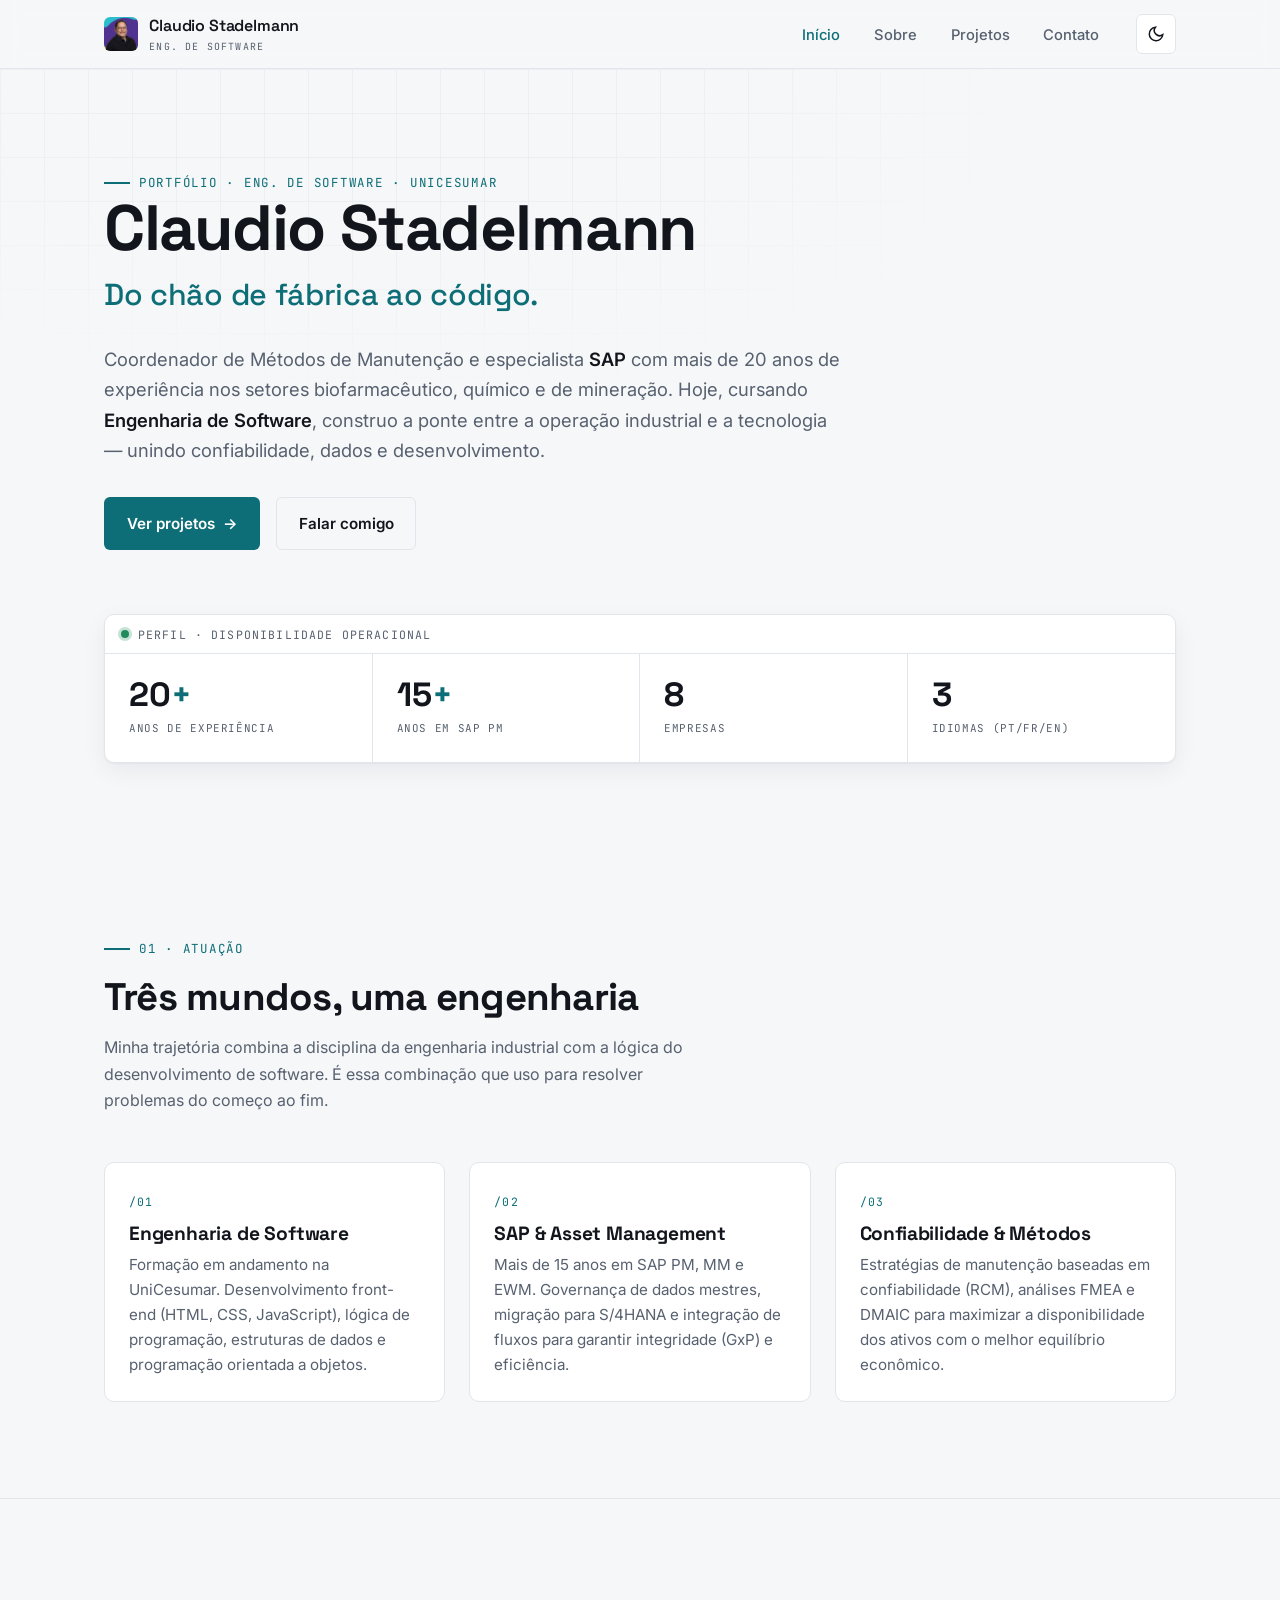
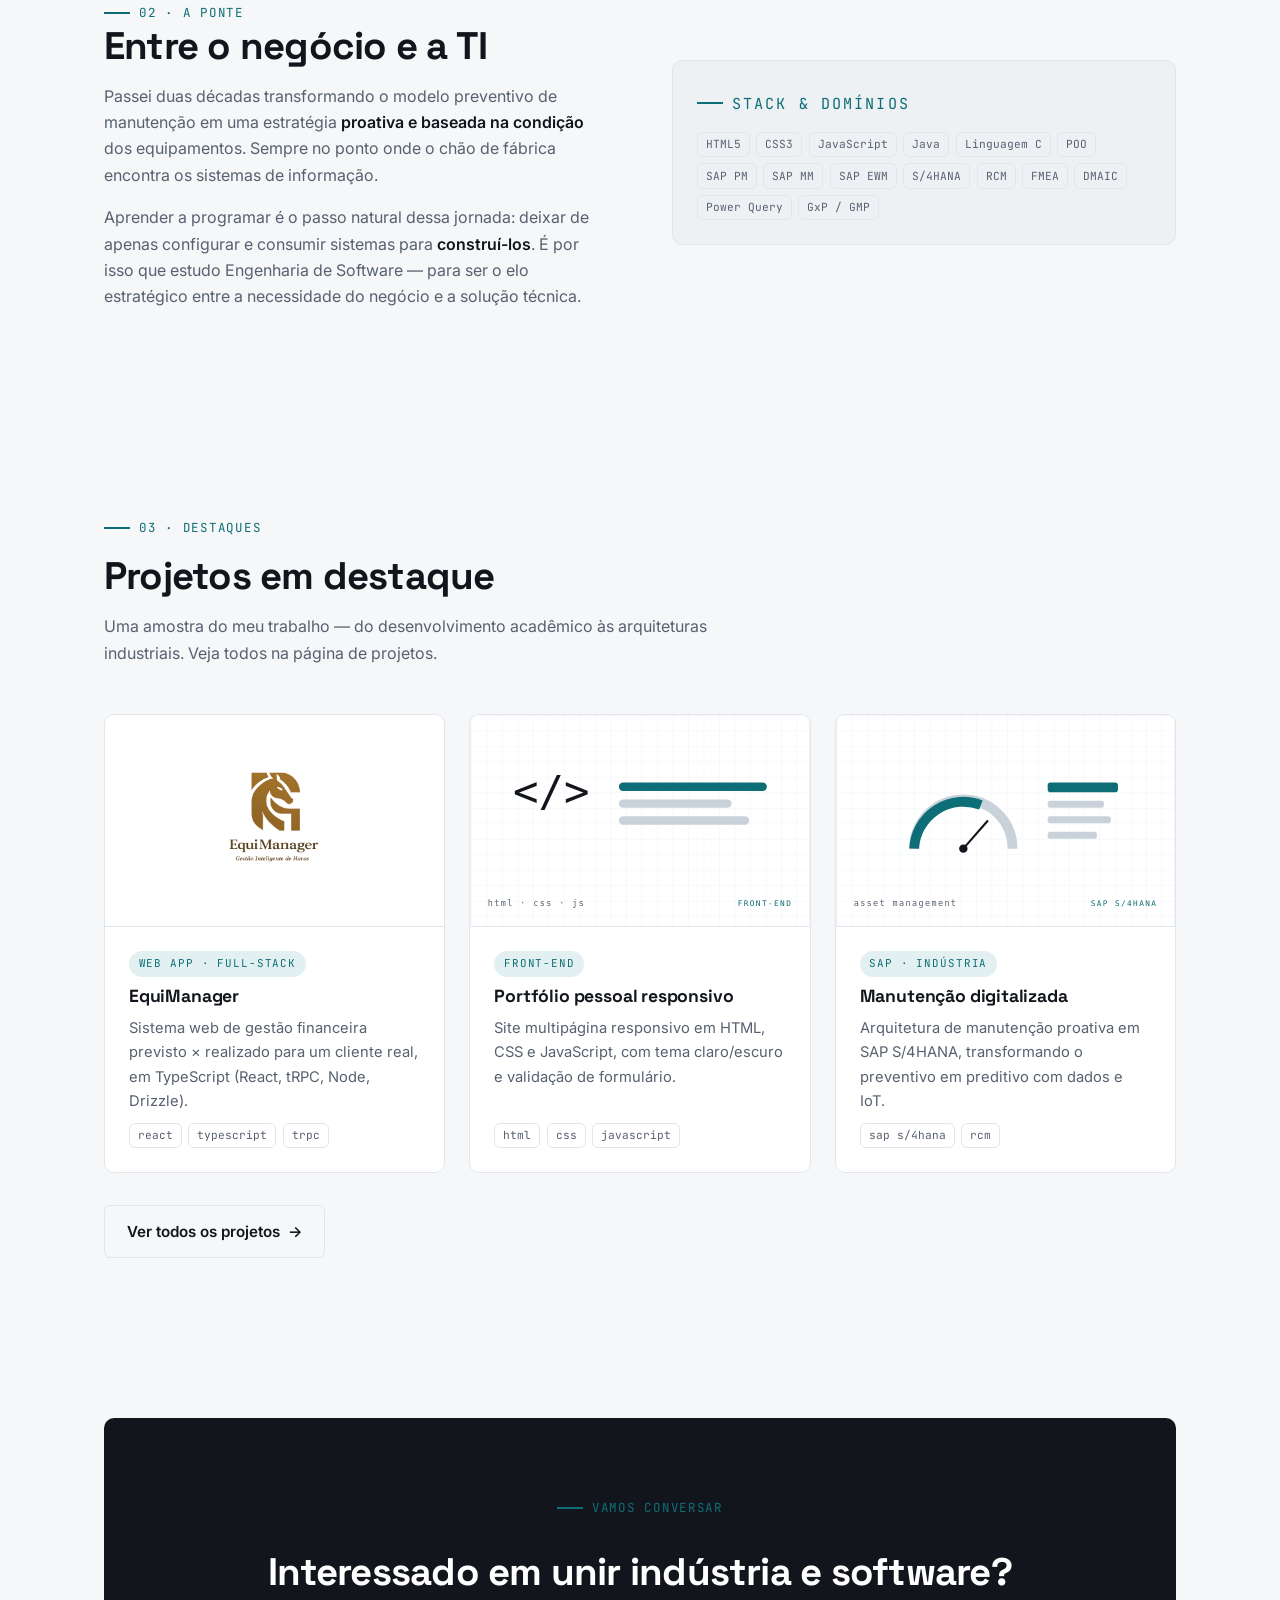
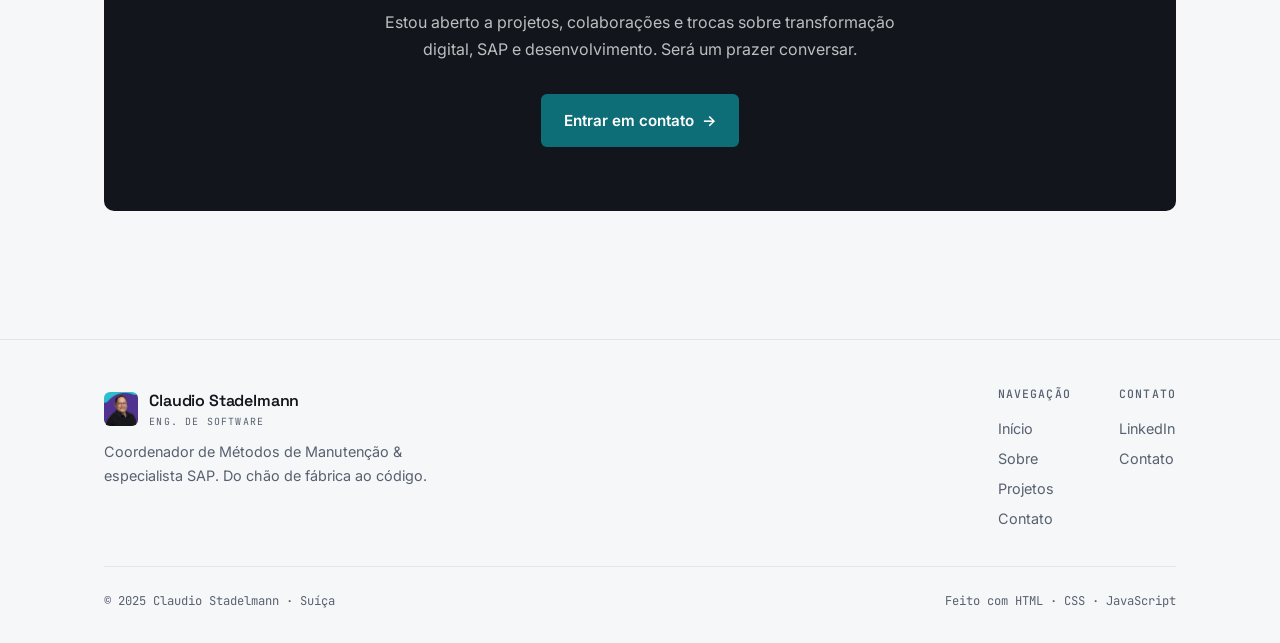
<file: index.html>
<!DOCTYPE html>
<html lang="pt-br">
<head>
  <!-- ================= META BÁSICAS / SEO ================= -->
  <meta charset="UTF-8">
  <meta name="viewport" content="width=device-width, initial-scale=1.0">
  <!-- Marca que o JS está ativo (para animações com fallback seguro) -->
  <script>document.documentElement.classList.add("js");</script>
  <title>Claudio Stadelmann | Engenharia de Software & SAP — Portfólio</title>
  <meta name="description" content="Portfólio de Claudio Stadelmann: Coordenador de Métodos de Manutenção e especialista SAP com +20 anos de experiência industrial, agora em Engenharia de Software. A ponte entre a operação e o software.">
  <meta name="keywords" content="Claudio Stadelmann, portfólio, engenharia de software, SAP PM, manutenção, confiabilidade, RCM, FMEA, front-end, UniCesumar">
  <meta name="author" content="Claudio Stadelmann">
  <link rel="canonical" href="https://stadelmann-consulting.github.io/Unicesumar_Eng.Software/">

  <!-- ================= OPEN GRAPH / REDES SOCIAIS ================= -->
  <meta property="og:type" content="website">
  <meta property="og:locale" content="pt_BR">
  <meta property="og:title" content="Claudio Stadelmann | Engenharia de Software & SAP">
  <meta property="og:description" content="Do chão de fábrica ao código. +20 anos em manutenção, confiabilidade e SAP, agora em Engenharia de Software.">
  <meta property="og:url" content="https://stadelmann-consulting.github.io/Unicesumar_Eng.Software/">
  <meta property="og:image" content="assets/og-cover.png">
  <meta name="twitter:card" content="summary_large_image">

  <!-- ================= FAVICON E FONTES ================= -->
  <link rel="icon" type="image/svg+xml" href="assets/favicon.svg">
  <link rel="preconnect" href="https://fonts.googleapis.com">
  <link rel="preconnect" href="https://fonts.gstatic.com" crossorigin>
  <link href="https://fonts.googleapis.com/css2?family=Inter:wght@400;500;600&family=JetBrains+Mono:wght@400;500&family=Space+Grotesk:wght@500;700&display=swap" rel="stylesheet">

  <!-- ================= ESTILOS ================= -->
  <link rel="stylesheet" href="css/style.css">
</head>
<body>

  <!-- ================================================================
       CABEÇALHO E NAVEGAÇÃO (repetido em todas as páginas)
       ================================================================ -->
  <header class="site-header">
    <div class="container">
      <nav class="nav" aria-label="Navegação principal">
        <a href="index.html" class="brand" aria-label="Início — Claudio Stadelmann">
          <img class="brand__mark" src="assets/claudio.png" alt="" width="34" height="34">
          <span class="brand__name">Claudio Stadelmann<small>Eng. de Software</small></span>
        </a>

        <div class="nav__menu" id="menu-principal">
          <ul class="nav__list">
            <li><a class="nav__link" href="index.html" aria-current="page">Início</a></li>
            <li><a class="nav__link" href="sobre.html">Sobre</a></li>
            <li><a class="nav__link" href="projetos.html">Projetos</a></li>
            <li><a class="nav__link" href="contato.html">Contato</a></li>
          </ul>
        </div>

        <div class="nav__right">
          <!-- Botão de tema claro/escuro -->
          <button class="theme-toggle" aria-label="Alternar tema claro e escuro" type="button">
            <svg class="icon-moon" width="18" height="18" viewBox="0 0 24 24" fill="none" stroke="currentColor" stroke-width="2" aria-hidden="true"><path d="M21 12.8A9 9 0 1 1 11.2 3a7 7 0 0 0 9.8 9.8Z"/></svg>
            <svg class="icon-sun" width="18" height="18" viewBox="0 0 24 24" fill="none" stroke="currentColor" stroke-width="2" aria-hidden="true"><circle cx="12" cy="12" r="4.5"/><path d="M12 2v2M12 20v2M2 12h2M20 12h2M5 5l1.4 1.4M17.6 17.6 19 19M19 5l-1.4 1.4M6.4 17.6 5 19"/></svg>
          </button>
          <!-- Botão hambúrguer (mobile) -->
          <button class="nav__burger" aria-label="Abrir menu de navegação" aria-expanded="false" aria-controls="menu-principal" type="button">
            <span></span><span></span><span></span>
          </button>
        </div>
      </nav>
    </div>
  </header>

  <main>
    <!-- ================================================================
         HERO
         ================================================================ -->
    <section class="hero">
      <div class="container">
        <p class="eyebrow">Portfólio · Eng. de Software · UniCesumar</p>
        <h1>Claudio Stadelmann</h1>
        <p class="hero__role">Do chão de fábrica ao código.</p>
        <p class="lead hero__text">
          Coordenador de Métodos de Manutenção e especialista <strong>SAP</strong> com mais de
          20 anos de experiência nos setores biofarmacêutico, químico e de mineração. Hoje, cursando
          <strong>Engenharia de Software</strong>, construo a ponte entre a operação industrial
          e a tecnologia — unindo confiabilidade, dados e desenvolvimento.
        </p>

        <div class="hero__cta">
          <a href="projetos.html" class="btn btn--primary">Ver projetos <span class="btn__arrow" aria-hidden="true">→</span></a>
          <a href="contato.html" class="btn btn--ghost">Falar comigo</a>
        </div>

        <!-- ASSINATURA VISUAL: painel de indicadores estilo instrumento -->
        <div class="readout reveal" aria-label="Indicadores de carreira">
          <div class="readout__bar">
            <span class="readout__dot" aria-hidden="true"></span>
            perfil · disponibilidade operacional
          </div>
          <div class="readout__grid">
            <div class="kpi">
              <div class="kpi__num" data-count="20">20<span class="suffix">+</span></div>
              <div class="kpi__label">Anos de experiência</div>
            </div>
            <div class="kpi">
              <div class="kpi__num" data-count="15">15<span class="suffix">+</span></div>
              <div class="kpi__label">Anos em SAP PM</div>
            </div>
            <div class="kpi">
              <div class="kpi__num" data-count="8">8</div>
              <div class="kpi__label">Empresas</div>
            </div>
            <div class="kpi">
              <div class="kpi__num" data-count="3">3</div>
              <div class="kpi__label">Idiomas (PT/FR/EN)</div>
            </div>
          </div>
        </div>
      </div>
    </section>

    <!-- ================================================================
         ATUAÇÃO — três áreas que se conectam
         ================================================================ -->
    <section class="section" id="atuacao">
      <div class="container">
        <div class="section-head reveal">
          <p class="eyebrow">01 · Atuação</p>
          <h2>Três mundos, uma engenharia</h2>
          <p>Minha trajetória combina a disciplina da engenharia industrial com a lógica do desenvolvimento de software. É essa combinação que uso para resolver problemas do começo ao fim.</p>
        </div>

        <div class="grid grid--3">
          <article class="card reveal">
            <span class="card__index">/01</span>
            <h3>Engenharia de Software</h3>
            <p>Formação em andamento na UniCesumar. Desenvolvimento front-end (HTML, CSS, JavaScript), lógica de programação, estruturas de dados e programação orientada a objetos.</p>
          </article>
          <article class="card reveal">
            <span class="card__index">/02</span>
            <h3>SAP & Asset Management</h3>
            <p>Mais de 15 anos em SAP PM, MM e EWM. Governança de dados mestres, migração para S/4HANA e integração de fluxos para garantir integridade (GxP) e eficiência.</p>
          </article>
          <article class="card reveal">
            <span class="card__index">/03</span>
            <h3>Confiabilidade & Métodos</h3>
            <p>Estratégias de manutenção baseadas em confiabilidade (RCM), análises FMEA e DMAIC para maximizar a disponibilidade dos ativos com o melhor equilíbrio econômico.</p>
          </article>
        </div>
      </div>
    </section>

    <hr class="divider">

    <!-- ================================================================
         A PONTE — narrativa de transição
         ================================================================ -->
    <section class="section" id="ponte">
      <div class="container">
        <div class="grid grid--2" style="align-items:center; gap:var(--sp-8);">
          <div class="reveal">
            <p class="eyebrow">02 · A ponte</p>
            <h2>Entre o negócio e a TI</h2>
            <p style="margin-top:var(--sp-2)">
              Passei duas décadas transformando o modelo preventivo de manutenção em uma estratégia
              <strong>proativa e baseada na condição</strong> dos equipamentos. Sempre no ponto onde o
              chão de fábrica encontra os sistemas de informação.
            </p>
            <p style="margin-top:var(--sp-2)">
              Aprender a programar é o passo natural dessa jornada: deixar de apenas configurar e
              consumir sistemas para <strong>construí-los</strong>. É por isso que estudo Engenharia de
              Software — para ser o elo estratégico entre a necessidade do negócio e a solução técnica.
            </p>
          </div>

          <!-- Bloco de "stack" em monoespaçada -->
          <div class="card reveal" style="background:var(--surface-2)">
            <p class="eyebrow">stack &amp; domínios</p>
            <div class="project__stack" style="margin-top:var(--sp-2)">
              <span>HTML5</span><span>CSS3</span><span>JavaScript</span><span>Java</span>
              <span>Linguagem C</span><span>POO</span><span>SAP PM</span><span>SAP MM</span>
              <span>SAP EWM</span><span>S/4HANA</span><span>RCM</span><span>FMEA</span>
              <span>DMAIC</span><span>Power Query</span><span>GxP / GMP</span>
            </div>
          </div>
        </div>
      </div>
    </section>

    <!-- ================================================================
         PROJETOS EM DESTAQUE
         ================================================================ -->
    <section class="section" id="destaques">
      <div class="container">
        <div class="section-head reveal">
          <p class="eyebrow">03 · Destaques</p>
          <h2>Projetos em destaque</h2>
          <p>Uma amostra do meu trabalho — do desenvolvimento acadêmico às arquiteturas industriais. Veja todos na página de projetos.</p>
        </div>

        <div class="grid grid--3">
          <article class="project reveal" data-category="software">
            <img class="project__thumb" src="assets/equimanager-logo.png" alt="Logo do EquiManager — cabeça de cavalo dourada" style="object-fit:contain; background:#fff; padding:6%">
            <div class="project__body">
              <span class="project__tag">Web app · Full-stack</span>
              <h3>EquiManager</h3>
              <p>Sistema web de gestão financeira previsto × realizado para um cliente real, em TypeScript (React, tRPC, Node, Drizzle).</p>
              <div class="project__stack"><span>react</span><span>typescript</span><span>trpc</span></div>
            </div>
          </article>

          <article class="project reveal" data-category="software">
            <img class="project__thumb" src="assets/proj-portfolio.svg" alt="Ilustração técnica do projeto de portfólio pessoal">
            <div class="project__body">
              <span class="project__tag">Front-end</span>
              <h3>Portfólio pessoal responsivo</h3>
              <p>Site multipágina responsivo em HTML, CSS e JavaScript, com tema claro/escuro e validação de formulário.</p>
              <div class="project__stack"><span>html</span><span>css</span><span>javascript</span></div>
            </div>
          </article>

          <article class="project reveal" data-category="software">
            <img class="project__thumb" src="assets/proj-sap.svg" alt="Ilustração de painel de manutenção digitalizada SAP">
            <div class="project__body">
              <span class="project__tag">SAP · Indústria</span>
              <h3>Manutenção digitalizada</h3>
              <p>Arquitetura de manutenção proativa em SAP S/4HANA, transformando o preventivo em preditivo com dados e IoT.</p>
              <div class="project__stack"><span>sap s/4hana</span><span>rcm</span></div>
            </div>
          </article>
        </div>

        <div style="margin-top:var(--sp-4)">
          <a href="projetos.html" class="btn btn--ghost">Ver todos os projetos <span class="btn__arrow" aria-hidden="true">→</span></a>
        </div>
      </div>
    </section>

    <!-- ================================================================
         CHAMADA FINAL (CTA)
         ================================================================ -->
    <section class="section--tight">
      <div class="container">
        <div class="callout reveal">
          <p class="eyebrow" style="justify-content:center; color:var(--accent)">Vamos conversar</p>
          <h2>Interessado em unir indústria e software?</h2>
          <p>Estou aberto a projetos, colaborações e trocas sobre transformação digital, SAP e desenvolvimento. Será um prazer conversar.</p>
          <a href="contato.html" class="btn btn--primary">Entrar em contato <span class="btn__arrow" aria-hidden="true">→</span></a>
        </div>
      </div>
    </section>
  </main>

  <!-- ================================================================
       RODAPÉ (repetido em todas as páginas)
       ================================================================ -->
  <footer class="site-footer">
    <div class="container">
      <div class="footer-grid">
        <div class="footer-brand">
          <a href="index.html" class="brand">
            <img class="brand__mark" src="assets/claudio.png" alt="" width="34" height="34">
            <span class="brand__name">Claudio Stadelmann<small>Eng. de Software</small></span>
          </a>
          <p>Coordenador de Métodos de Manutenção &amp; especialista SAP. Do chão de fábrica ao código.</p>
        </div>
        <div class="footer-cols">
          <div class="footer-col">
            <h4>Navegação</h4>
            <a href="index.html">Início</a>
            <a href="sobre.html">Sobre</a>
            <a href="projetos.html">Projetos</a>
            <a href="contato.html">Contato</a>
          </div>
          <div class="footer-col">
            <h4>Contato</h4>
            <a href="https://www.linkedin.com/in/claudiostadelmann-fr" target="_blank" rel="noopener">LinkedIn</a>
            <a href="contato.html">Contato</a>
          </div>
        </div>
      </div>
      <div class="footer-bottom">
        <span class="mono">© 2025 Claudio Stadelmann · Suíça</span>
        <span class="mono">Feito com HTML · CSS · JavaScript</span>
      </div>
    </div>
  </footer>

  <!-- Botão "voltar ao topo" (controlado por jQuery) -->
  <button id="to-top" class="to-top" aria-label="Voltar ao topo" type="button">
    <svg width="18" height="18" viewBox="0 0 24 24" fill="none" stroke="currentColor" stroke-width="2.5" aria-hidden="true"><path d="M12 19V5M5 12l7-7 7 7"/></svg>
  </button>

  <!-- ================= SCRIPTS ================= -->
  <!-- jQuery (via CDN) — usado no filtro de projetos e na rolagem suave -->
  <script src="https://code.jquery.com/jquery-3.7.1.min.js" defer></script>
  <!-- Comportamento do site -->
  <script src="js/script.js" defer></script>
</body>
</html>
</file>
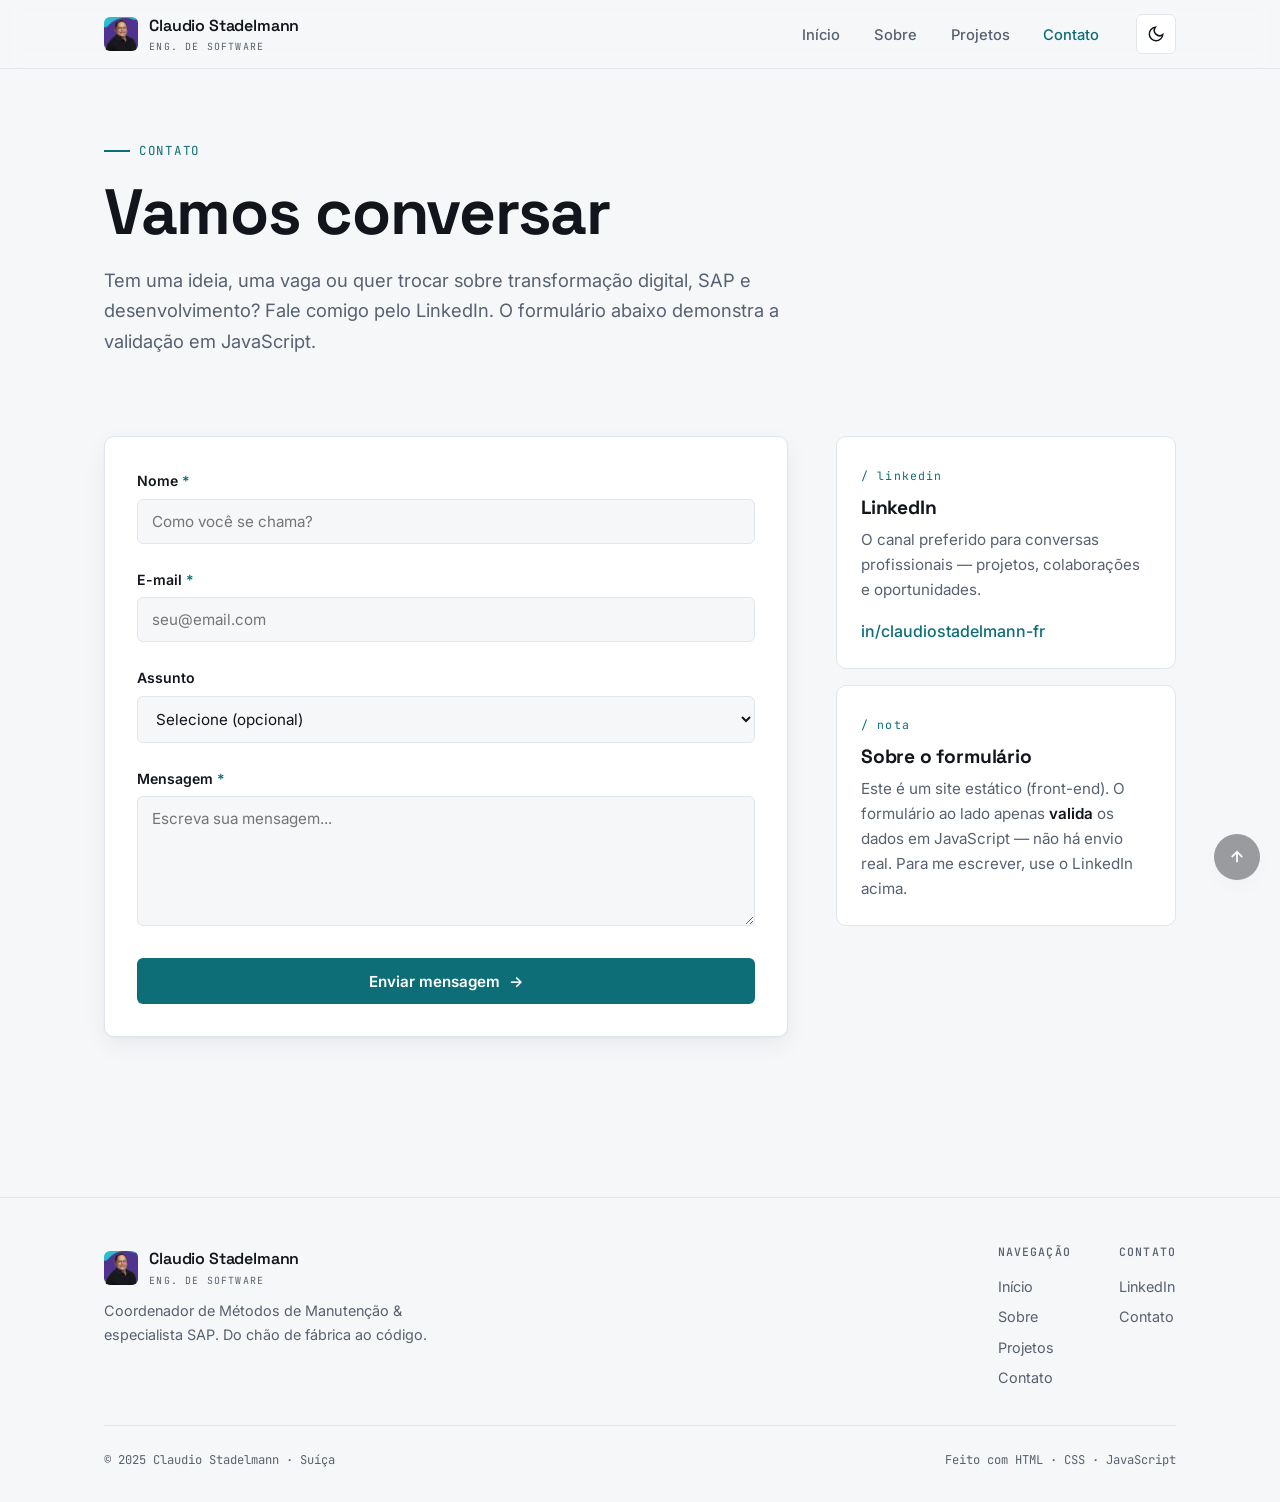
<file: contato.html>
<!DOCTYPE html>
<html lang="pt-br">
<head>
  <meta charset="UTF-8">
  <meta name="viewport" content="width=device-width, initial-scale=1.0">
  <!-- Marca que o JS está ativo (para animações com fallback seguro) -->
  <script>document.documentElement.classList.add("js");</script>
  <title>Contato | Claudio Stadelmann — Vamos conversar</title>
  <meta name="description" content="Entre em contato com Claudio Stadelmann pelo LinkedIn para falar sobre transformação digital, SAP e desenvolvimento de software. Formulário com validação em JavaScript.">
  <meta name="keywords" content="Claudio Stadelmann, contato, LinkedIn, SAP, engenharia de software">
  <meta name="author" content="Claudio Stadelmann">
  <link rel="canonical" href="https://stadelmann-consulting.github.io/Unicesumar_Eng.Software/contato.html">

  <meta property="og:type" content="website">
  <meta property="og:locale" content="pt_BR">
  <meta property="og:title" content="Contato | Claudio Stadelmann">
  <meta property="og:description" content="Vamos conversar sobre transformação digital, SAP e desenvolvimento de software.">
  <meta property="og:url" content="https://stadelmann-consulting.github.io/Unicesumar_Eng.Software/contato.html">
  <meta property="og:image" content="assets/og-cover.png">
  <meta name="twitter:card" content="summary_large_image">

  <link rel="icon" type="image/svg+xml" href="assets/favicon.svg">
  <link rel="preconnect" href="https://fonts.googleapis.com">
  <link rel="preconnect" href="https://fonts.gstatic.com" crossorigin>
  <link href="https://fonts.googleapis.com/css2?family=Inter:wght@400;500;600&family=JetBrains+Mono:wght@400;500&family=Space+Grotesk:wght@500;700&display=swap" rel="stylesheet">
  <link rel="stylesheet" href="css/style.css">
</head>
<body>

  <!-- ===== CABEÇALHO ===== -->
  <header class="site-header">
    <div class="container">
      <nav class="nav" aria-label="Navegação principal">
        <a href="index.html" class="brand" aria-label="Início — Claudio Stadelmann">
          <img class="brand__mark" src="assets/claudio.png" alt="" width="34" height="34">
          <span class="brand__name">Claudio Stadelmann<small>Eng. de Software</small></span>
        </a>
        <div class="nav__menu" id="menu-principal">
          <ul class="nav__list">
            <li><a class="nav__link" href="index.html">Início</a></li>
            <li><a class="nav__link" href="sobre.html">Sobre</a></li>
            <li><a class="nav__link" href="projetos.html">Projetos</a></li>
            <li><a class="nav__link" href="contato.html" aria-current="page">Contato</a></li>
          </ul>
        </div>
        <div class="nav__right">
          <button class="theme-toggle" aria-label="Alternar tema claro e escuro" type="button">
            <svg class="icon-moon" width="18" height="18" viewBox="0 0 24 24" fill="none" stroke="currentColor" stroke-width="2" aria-hidden="true"><path d="M21 12.8A9 9 0 1 1 11.2 3a7 7 0 0 0 9.8 9.8Z"/></svg>
            <svg class="icon-sun" width="18" height="18" viewBox="0 0 24 24" fill="none" stroke="currentColor" stroke-width="2" aria-hidden="true"><circle cx="12" cy="12" r="4.5"/><path d="M12 2v2M12 20v2M2 12h2M20 12h2M5 5l1.4 1.4M17.6 17.6 19 19M19 5l-1.4 1.4M6.4 17.6 5 19"/></svg>
          </button>
          <button class="nav__burger" aria-label="Abrir menu de navegação" aria-expanded="false" aria-controls="menu-principal" type="button">
            <span></span><span></span><span></span>
          </button>
        </div>
      </nav>
    </div>
  </header>

  <main>
    <!-- ===== TÍTULO ===== -->
    <section class="section--tight" style="padding-top:var(--sp-8)">
      <div class="container">
        <p class="eyebrow reveal">Contato</p>
        <h1 class="reveal" style="margin-top:var(--sp-2)">Vamos conversar</h1>
        <p class="lead reveal" style="margin-top:var(--sp-2)">
          Tem uma ideia, uma vaga ou quer trocar sobre transformação digital, SAP e desenvolvimento?
          Fale comigo pelo LinkedIn. O formulário abaixo demonstra a validação em JavaScript.
        </p>
      </div>
    </section>

    <!-- ===== FORMULÁRIO + INFORMAÇÕES ===== -->
    <section class="section" style="padding-top:var(--sp-2)">
      <div class="container">
        <div class="contact-grid">

          <!-- Formulário com validação em JavaScript (js/script.js) -->
          <form class="form reveal" id="form-contato" novalidate>
            <div class="field">
              <label for="nome">Nome <span class="req" aria-hidden="true">*</span></label>
              <input type="text" id="nome" name="nome" placeholder="Como você se chama?" autocomplete="name" required>
              <span class="error" role="alert">Informe seu nome (mínimo 3 letras).</span>
            </div>

            <div class="field">
              <label for="email">E-mail <span class="req" aria-hidden="true">*</span></label>
              <input type="email" id="email" name="email" placeholder="seu@email.com" autocomplete="email" required>
              <span class="error" role="alert">Informe um e-mail válido.</span>
            </div>

            <div class="field">
              <label for="assunto">Assunto</label>
              <select id="assunto" name="assunto">
                <option value="">Selecione (opcional)</option>
                <option value="projeto">Projeto / colaboração</option>
                <option value="vaga">Oportunidade / vaga</option>
                <option value="sap">SAP &amp; transformação digital</option>
                <option value="outro">Outro assunto</option>
              </select>
            </div>

            <div class="field">
              <label for="mensagem">Mensagem <span class="req" aria-hidden="true">*</span></label>
              <textarea id="mensagem" name="mensagem" placeholder="Escreva sua mensagem..." required></textarea>
              <span class="error" role="alert">Escreva uma mensagem com pelo menos 10 caracteres.</span>
            </div>

            <button type="submit" class="btn btn--primary btn--block">Enviar mensagem <span class="btn__arrow" aria-hidden="true">→</span></button>

            <!-- Mensagem de sucesso exibida após validação bem-sucedida -->
            <p class="form__status" role="status" aria-live="polite"></p>
          </form>

          <!-- Canais diretos -->
          <aside class="contact-info reveal">
            <div class="card">
              <span class="card__index">/ linkedin</span>
              <h3>LinkedIn</h3>
              <p style="margin-bottom:var(--sp-2)">O canal preferido para conversas profissionais — projetos, colaborações e oportunidades.</p>
              <a class="link" href="https://www.linkedin.com/in/claudiostadelmann-fr" target="_blank" rel="noopener">in/claudiostadelmann-fr</a>
            </div>
            <div class="card">
              <span class="card__index">/ nota</span>
              <h3>Sobre o formulário</h3>
              <p>Este é um site estático (front-end). O formulário ao lado apenas <strong>valida</strong> os dados em JavaScript — não há envio real. Para me escrever, use o LinkedIn acima.</p>
            </div>
          </aside>

        </div>
      </div>
    </section>
  </main>

  <!-- ===== RODAPÉ ===== -->
  <footer class="site-footer">
    <div class="container">
      <div class="footer-grid">
        <div class="footer-brand">
          <a href="index.html" class="brand">
            <img class="brand__mark" src="assets/claudio.png" alt="" width="34" height="34">
            <span class="brand__name">Claudio Stadelmann<small>Eng. de Software</small></span>
          </a>
          <p>Coordenador de Métodos de Manutenção &amp; especialista SAP. Do chão de fábrica ao código.</p>
        </div>
        <div class="footer-cols">
          <div class="footer-col">
            <h4>Navegação</h4>
            <a href="index.html">Início</a>
            <a href="sobre.html">Sobre</a>
            <a href="projetos.html">Projetos</a>
            <a href="contato.html">Contato</a>
          </div>
          <div class="footer-col">
            <h4>Contato</h4>
            <a href="https://www.linkedin.com/in/claudiostadelmann-fr" target="_blank" rel="noopener">LinkedIn</a>
            <a href="contato.html">Contato</a>
          </div>
        </div>
      </div>
      <div class="footer-bottom">
        <span class="mono">© 2025 Claudio Stadelmann · Suíça</span>
        <span class="mono">Feito com HTML · CSS · JavaScript</span>
      </div>
    </div>
  </footer>

  <button id="to-top" class="to-top" aria-label="Voltar ao topo" type="button">
    <svg width="18" height="18" viewBox="0 0 24 24" fill="none" stroke="currentColor" stroke-width="2.5" aria-hidden="true"><path d="M12 19V5M5 12l7-7 7 7"/></svg>
  </button>

  <script src="https://code.jquery.com/jquery-3.7.1.min.js" defer></script>
  <script src="js/script.js" defer></script>
</body>
</html>
</file>
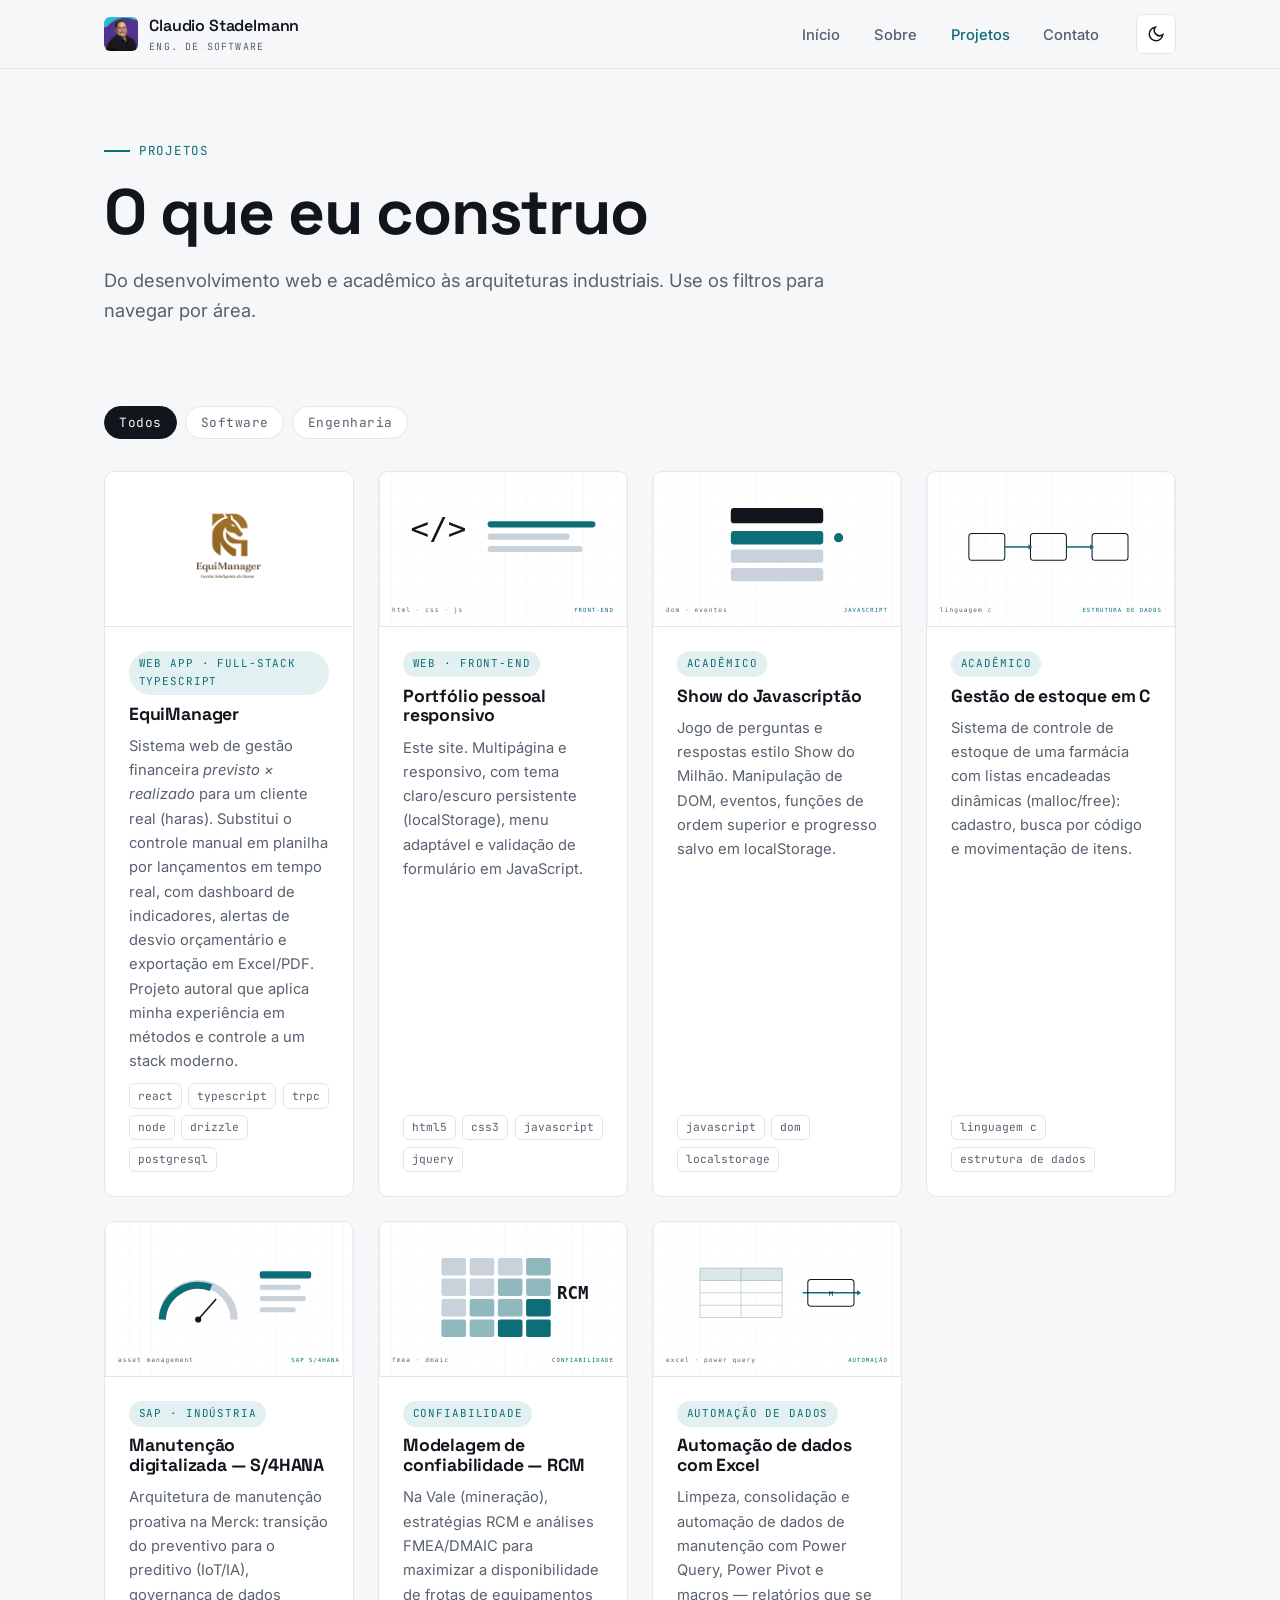
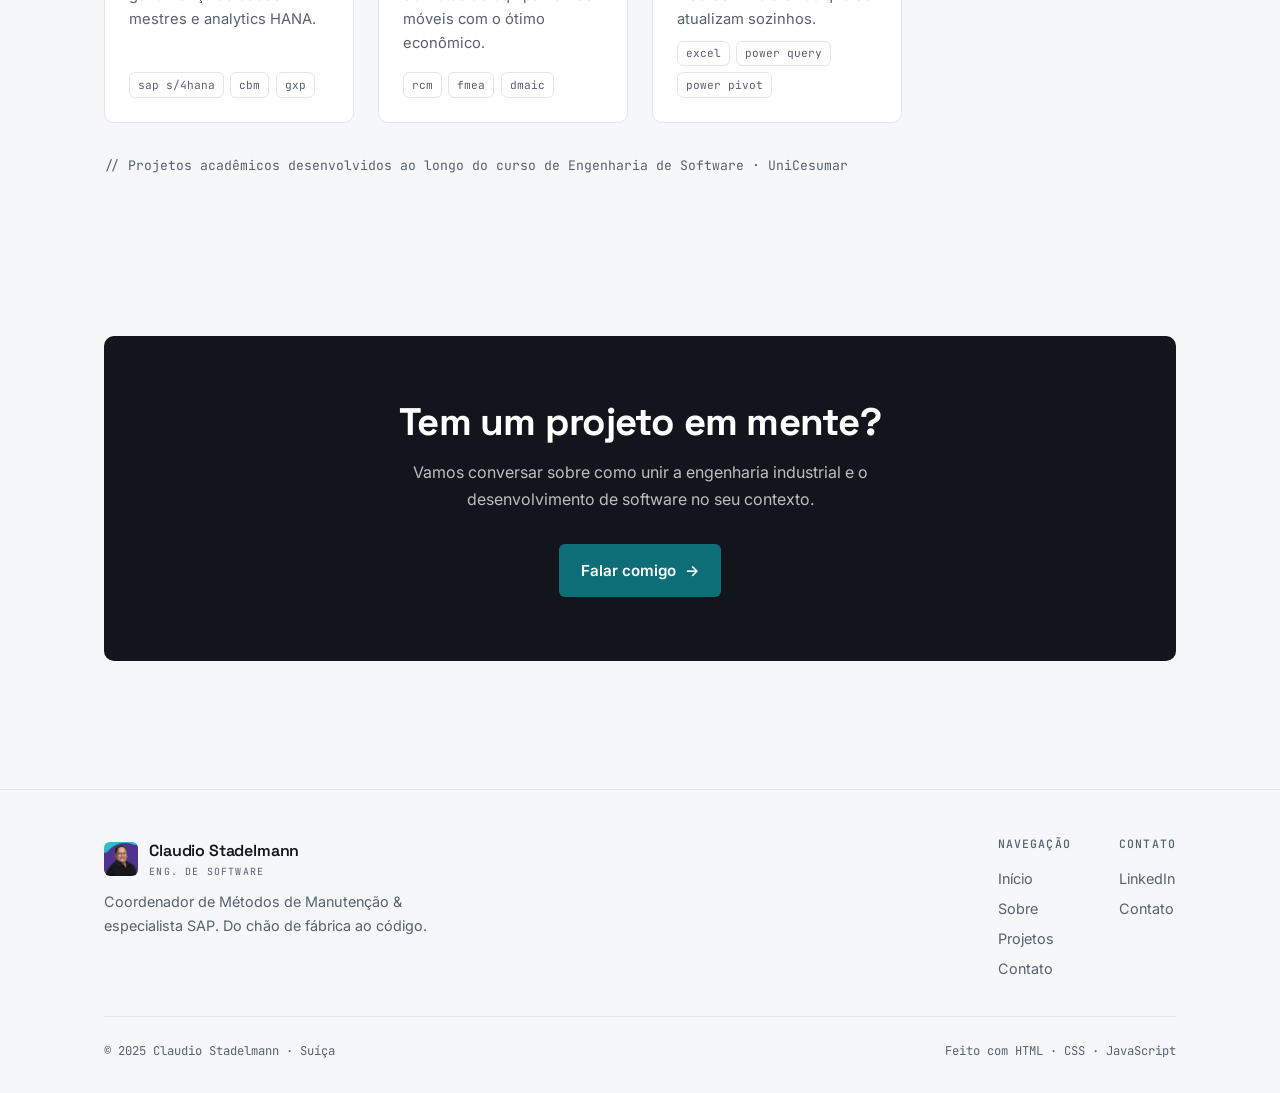
<file: projetos.html>
<!DOCTYPE html>
<html lang="pt-br">
<head>
  <meta charset="UTF-8">
  <meta name="viewport" content="width=device-width, initial-scale=1.0">
  <!-- Marca que o JS está ativo (para animações com fallback seguro) -->
  <script>document.documentElement.classList.add("js");</script>
  <title>Projetos | Claudio Stadelmann — Software e engenharia industrial</title>
  <meta name="description" content="Projetos de Claudio Stadelmann: desenvolvimento web e acadêmico (HTML, CSS, JavaScript, C) e arquiteturas industriais em SAP, confiabilidade e automação de dados.">
  <meta name="keywords" content="Claudio Stadelmann, projetos, portfólio, JavaScript, HTML, CSS, SAP S/4HANA, RCM, FMEA, Power Query">
  <meta name="author" content="Claudio Stadelmann">
  <link rel="canonical" href="https://stadelmann-consulting.github.io/Unicesumar_Eng.Software/projetos.html">

  <meta property="og:type" content="website">
  <meta property="og:locale" content="pt_BR">
  <meta property="og:title" content="Projetos | Claudio Stadelmann">
  <meta property="og:description" content="Desenvolvimento web e acadêmico + arquiteturas industriais em SAP e confiabilidade.">
  <meta property="og:url" content="https://stadelmann-consulting.github.io/Unicesumar_Eng.Software/projetos.html">
  <meta property="og:image" content="assets/og-cover.png">
  <meta name="twitter:card" content="summary_large_image">

  <link rel="icon" type="image/svg+xml" href="assets/favicon.svg">
  <link rel="preconnect" href="https://fonts.googleapis.com">
  <link rel="preconnect" href="https://fonts.gstatic.com" crossorigin>
  <link href="https://fonts.googleapis.com/css2?family=Inter:wght@400;500;600&family=JetBrains+Mono:wght@400;500&family=Space+Grotesk:wght@500;700&display=swap" rel="stylesheet">
  <link rel="stylesheet" href="css/style.css">
</head>
<body>

  <!-- ===== CABEÇALHO ===== -->
  <header class="site-header">
    <div class="container">
      <nav class="nav" aria-label="Navegação principal">
        <a href="index.html" class="brand" aria-label="Início — Claudio Stadelmann">
          <img class="brand__mark" src="assets/claudio.png" alt="" width="34" height="34">
          <span class="brand__name">Claudio Stadelmann<small>Eng. de Software</small></span>
        </a>
        <div class="nav__menu" id="menu-principal">
          <ul class="nav__list">
            <li><a class="nav__link" href="index.html">Início</a></li>
            <li><a class="nav__link" href="sobre.html">Sobre</a></li>
            <li><a class="nav__link" href="projetos.html" aria-current="page">Projetos</a></li>
            <li><a class="nav__link" href="contato.html">Contato</a></li>
          </ul>
        </div>
        <div class="nav__right">
          <button class="theme-toggle" aria-label="Alternar tema claro e escuro" type="button">
            <svg class="icon-moon" width="18" height="18" viewBox="0 0 24 24" fill="none" stroke="currentColor" stroke-width="2" aria-hidden="true"><path d="M21 12.8A9 9 0 1 1 11.2 3a7 7 0 0 0 9.8 9.8Z"/></svg>
            <svg class="icon-sun" width="18" height="18" viewBox="0 0 24 24" fill="none" stroke="currentColor" stroke-width="2" aria-hidden="true"><circle cx="12" cy="12" r="4.5"/><path d="M12 2v2M12 20v2M2 12h2M20 12h2M5 5l1.4 1.4M17.6 17.6 19 19M19 5l-1.4 1.4M6.4 17.6 5 19"/></svg>
          </button>
          <button class="nav__burger" aria-label="Abrir menu de navegação" aria-expanded="false" aria-controls="menu-principal" type="button">
            <span></span><span></span><span></span>
          </button>
        </div>
      </nav>
    </div>
  </header>

  <main>
    <!-- ===== TÍTULO ===== -->
    <section class="section--tight" style="padding-top:var(--sp-8)">
      <div class="container">
        <p class="eyebrow reveal">Projetos</p>
        <h1 class="reveal" style="margin-top:var(--sp-2)">O que eu construo</h1>
        <p class="lead reveal" style="margin-top:var(--sp-2)">
          Do desenvolvimento web e acadêmico às arquiteturas industriais. Use os filtros para
          navegar por área.
        </p>
      </div>
    </section>

    <!-- ===== GRADE DE PROJETOS COM FILTRO (jQuery) ===== -->
    <section class="section" style="padding-top:var(--sp-2)">
      <div class="container">
        <!-- Botões de filtro -->
        <div class="filters reveal" role="group" aria-label="Filtrar projetos por área">
          <button class="filter is-active" data-filter="todos" type="button">Todos</button>
          <button class="filter" data-filter="software" type="button">Software</button>
          <button class="filter" data-filter="engenharia" type="button">Engenharia</button>
        </div>

        <!-- Cartões de projeto (cada um tem data-category para o filtro) -->
        <div class="grid grid--3">

          <article class="project reveal" data-category="software">
            <img class="project__thumb" src="assets/equimanager-logo.png" alt="Logo do EquiManager — cabeça de cavalo dourada" style="object-fit:contain; background:#fff; padding:6%">
            <div class="project__body">
              <span class="project__tag">Web app · Full-stack TypeScript</span>
              <h3>EquiManager</h3>
              <p>Sistema web de gestão financeira <em>previsto × realizado</em> para um cliente real (haras). Substitui o controle manual em planilha por lançamentos em tempo real, com dashboard de indicadores, alertas de desvio orçamentário e exportação em Excel/PDF. Projeto autoral que aplica minha experiência em métodos e controle a um stack moderno.</p>
              <div class="project__stack"><span>react</span><span>typescript</span><span>trpc</span><span>node</span><span>drizzle</span><span>postgresql</span></div>
            </div>
          </article>

          <article class="project reveal" data-category="software">
            <img class="project__thumb" src="assets/proj-portfolio.svg" alt="Ilustração de código para o projeto de portfólio pessoal">
            <div class="project__body">
              <span class="project__tag">Web · Front-end</span>
              <h3>Portfólio pessoal responsivo</h3>
              <p>Este site. Multipágina e responsivo, com tema claro/escuro persistente (localStorage), menu adaptável e validação de formulário em JavaScript.</p>
              <div class="project__stack"><span>html5</span><span>css3</span><span>javascript</span><span>jquery</span></div>
            </div>
          </article>

          <article class="project reveal" data-category="software">
            <img class="project__thumb" src="assets/proj-trivia.svg" alt="Ilustração do jogo de perguntas Show do Javascriptão">
            <div class="project__body">
              <span class="project__tag">Acadêmico</span>
              <h3>Show do Javascriptão</h3>
              <p>Jogo de perguntas e respostas estilo Show do Milhão. Manipulação de DOM, eventos, funções de ordem superior e progresso salvo em localStorage.</p>
              <div class="project__stack"><span>javascript</span><span>dom</span><span>localstorage</span></div>
            </div>
          </article>

          <article class="project reveal" data-category="software">
            <img class="project__thumb" src="assets/proj-eda.svg" alt="Ilustração de listas encadeadas em linguagem C">
            <div class="project__body">
              <span class="project__tag">Acadêmico</span>
              <h3>Gestão de estoque em C</h3>
              <p>Sistema de controle de estoque de uma farmácia com listas encadeadas dinâmicas (malloc/free): cadastro, busca por código e movimentação de itens.</p>
              <div class="project__stack"><span>linguagem c</span><span>estrutura de dados</span></div>
            </div>
          </article>

          <article class="project reveal" data-category="engenharia">
            <img class="project__thumb" src="assets/proj-sap.svg" alt="Ilustração de painel de manutenção digitalizada SAP S/4HANA">
            <div class="project__body">
              <span class="project__tag">SAP · Indústria</span>
              <h3>Manutenção digitalizada — S/4HANA</h3>
              <p>Arquitetura de manutenção proativa na Merck: transição do preventivo para o preditivo (IoT/IA), governança de dados mestres e analytics HANA.</p>
              <div class="project__stack"><span>sap s/4hana</span><span>cbm</span><span>gxp</span></div>
            </div>
          </article>

          <article class="project reveal" data-category="engenharia">
            <img class="project__thumb" src="assets/proj-rcm.svg" alt="Ilustração de matriz de risco e confiabilidade RCM">
            <div class="project__body">
              <span class="project__tag">Confiabilidade</span>
              <h3>Modelagem de confiabilidade — RCM</h3>
              <p>Na Vale (mineração), estratégias RCM e análises FMEA/DMAIC para maximizar a disponibilidade de frotas de equipamentos móveis com o ótimo econômico.</p>
              <div class="project__stack"><span>rcm</span><span>fmea</span><span>dmaic</span></div>
            </div>
          </article>

          <article class="project reveal" data-category="engenharia">
            <img class="project__thumb" src="assets/proj-excel.svg" alt="Ilustração de automação de planilhas com Power Query">
            <div class="project__body">
              <span class="project__tag">Automação de dados</span>
              <h3>Automação de dados com Excel</h3>
              <p>Limpeza, consolidação e automação de dados de manutenção com Power Query, Power Pivot e macros — relatórios que se atualizam sozinhos.</p>
              <div class="project__stack"><span>excel</span><span>power query</span><span>power pivot</span></div>
            </div>
          </article>

        </div>

        <p class="mono reveal" style="margin-top:var(--sp-4); font-size:.82rem; color:var(--muted)">
          // Projetos acadêmicos desenvolvidos ao longo do curso de Engenharia de Software · UniCesumar
        </p>
      </div>
    </section>

    <!-- ===== CTA ===== -->
    <section class="section--tight">
      <div class="container">
        <div class="callout reveal">
          <h2>Tem um projeto em mente?</h2>
          <p>Vamos conversar sobre como unir a engenharia industrial e o desenvolvimento de software no seu contexto.</p>
          <a href="contato.html" class="btn btn--primary">Falar comigo <span class="btn__arrow" aria-hidden="true">→</span></a>
        </div>
      </div>
    </section>
  </main>

  <!-- ===== RODAPÉ ===== -->
  <footer class="site-footer">
    <div class="container">
      <div class="footer-grid">
        <div class="footer-brand">
          <a href="index.html" class="brand">
            <img class="brand__mark" src="assets/claudio.png" alt="" width="34" height="34">
            <span class="brand__name">Claudio Stadelmann<small>Eng. de Software</small></span>
          </a>
          <p>Coordenador de Métodos de Manutenção &amp; especialista SAP. Do chão de fábrica ao código.</p>
        </div>
        <div class="footer-cols">
          <div class="footer-col">
            <h4>Navegação</h4>
            <a href="index.html">Início</a>
            <a href="sobre.html">Sobre</a>
            <a href="projetos.html">Projetos</a>
            <a href="contato.html">Contato</a>
          </div>
          <div class="footer-col">
            <h4>Contato</h4>
            <a href="https://www.linkedin.com/in/claudiostadelmann-fr" target="_blank" rel="noopener">LinkedIn</a>
            <a href="contato.html">Contato</a>
          </div>
        </div>
      </div>
      <div class="footer-bottom">
        <span class="mono">© 2025 Claudio Stadelmann · Suíça</span>
        <span class="mono">Feito com HTML · CSS · JavaScript</span>
      </div>
    </div>
  </footer>

  <button id="to-top" class="to-top" aria-label="Voltar ao topo" type="button">
    <svg width="18" height="18" viewBox="0 0 24 24" fill="none" stroke="currentColor" stroke-width="2.5" aria-hidden="true"><path d="M12 19V5M5 12l7-7 7 7"/></svg>
  </button>

  <script src="https://code.jquery.com/jquery-3.7.1.min.js" defer></script>
  <script src="js/script.js" defer></script>
</body>
</html>
</file>
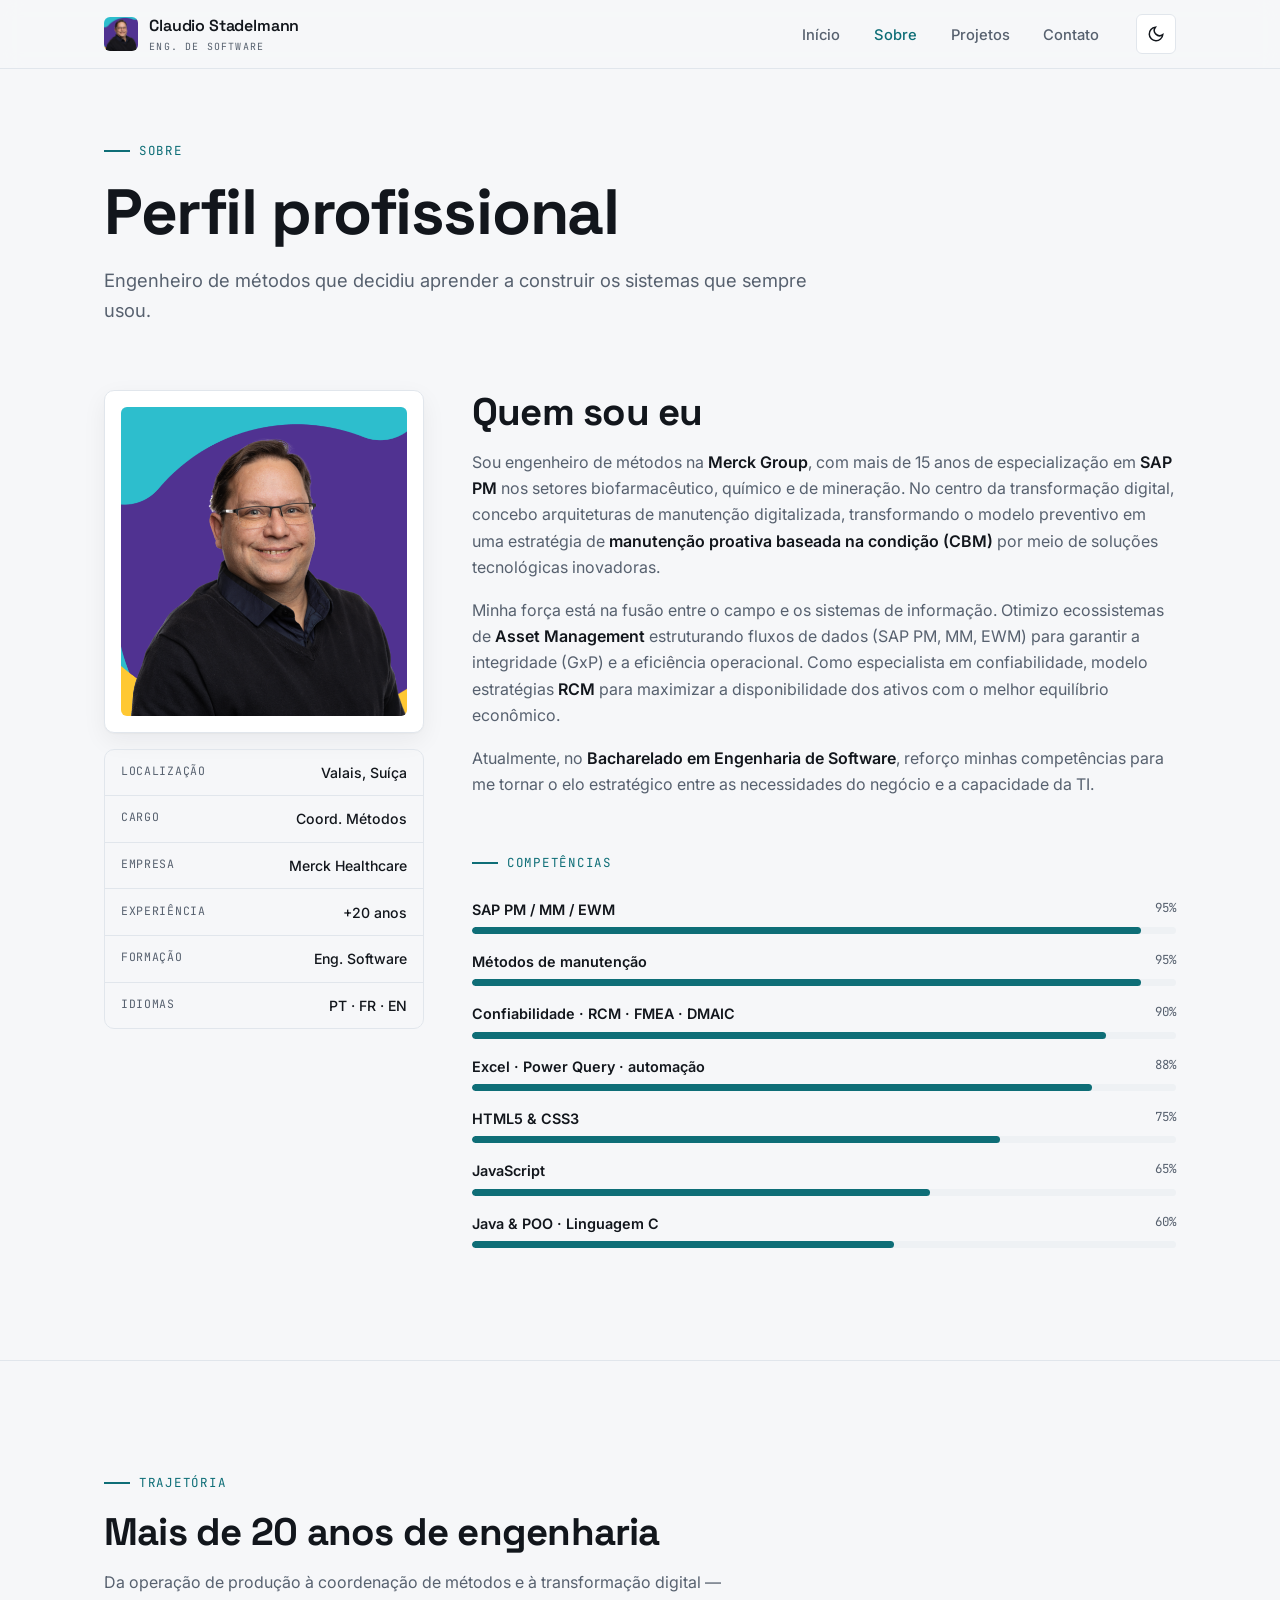
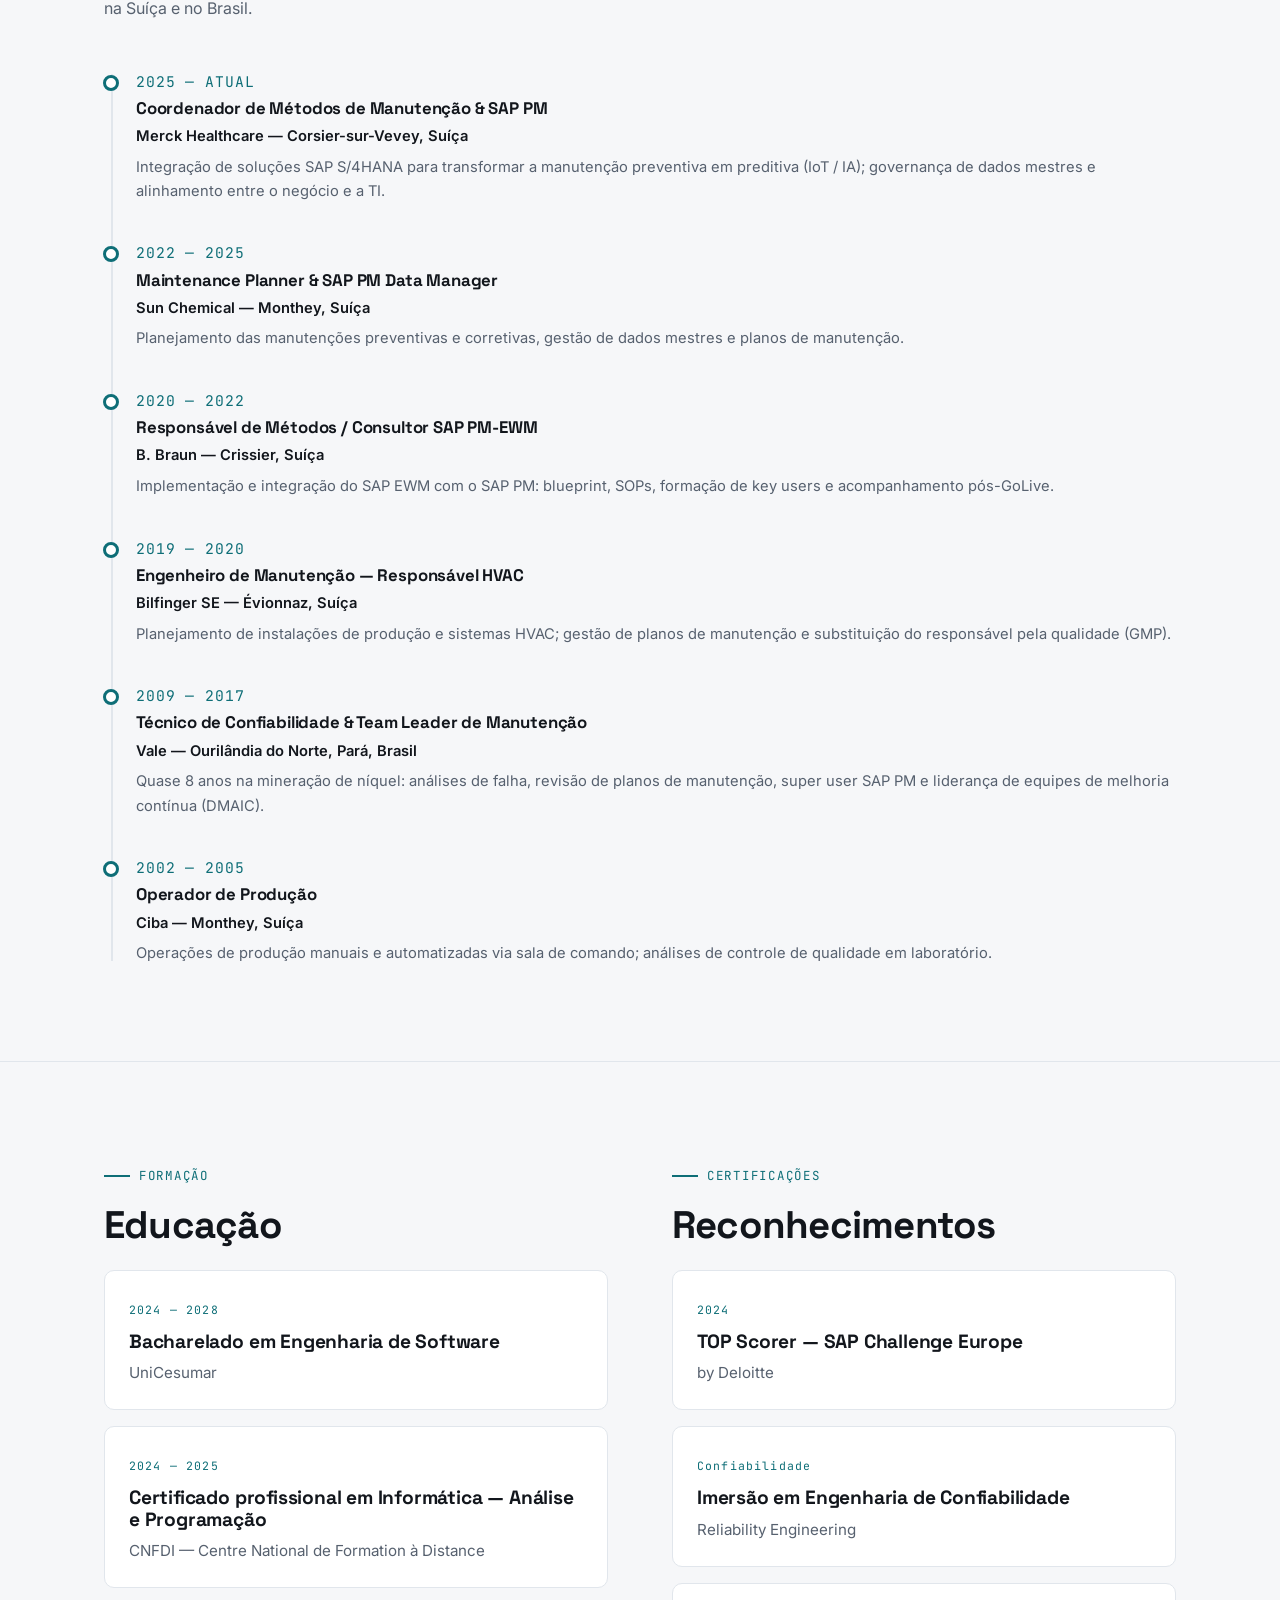
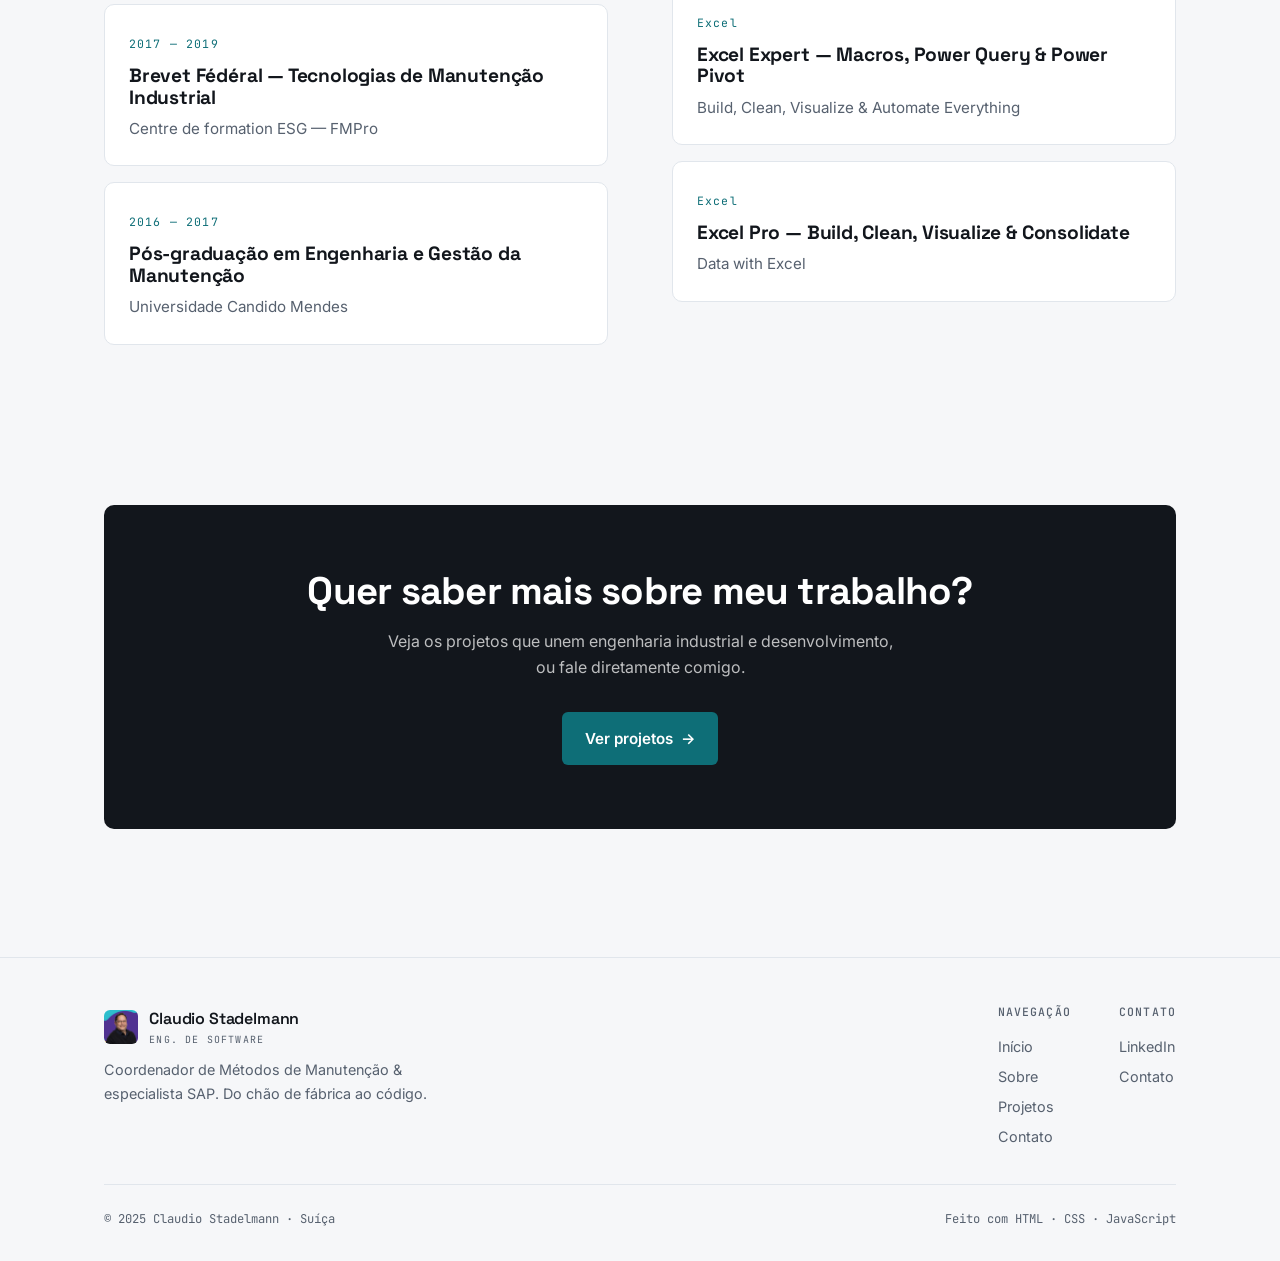
<file: sobre.html>
<!DOCTYPE html>
<html lang="pt-br">
<head>
  <meta charset="UTF-8">
  <meta name="viewport" content="width=device-width, initial-scale=1.0">
  <!-- Marca que o JS está ativo (para animações com fallback seguro) -->
  <script>document.documentElement.classList.add("js");</script>
  <title>Sobre | Claudio Stadelmann — Perfil, competências e trajetória</title>
  <meta name="description" content="Conheça a trajetória de Claudio Stadelmann: +20 anos em manutenção, confiabilidade e SAP na Merck, Sun Chemical, B. Braun e Vale, agora em Engenharia de Software na UniCesumar.">
  <meta name="keywords" content="Claudio Stadelmann, sobre, trajetória, SAP PM, confiabilidade, RCM, FMEA, engenharia de software, currículo">
  <meta name="author" content="Claudio Stadelmann">
  <link rel="canonical" href="https://stadelmann-consulting.github.io/Unicesumar_Eng.Software/sobre.html">

  <meta property="og:type" content="profile">
  <meta property="og:locale" content="pt_BR">
  <meta property="og:title" content="Sobre | Claudio Stadelmann">
  <meta property="og:description" content="+20 anos em manutenção, confiabilidade e SAP, agora em Engenharia de Software.">
  <meta property="og:url" content="https://stadelmann-consulting.github.io/Unicesumar_Eng.Software/sobre.html">
  <meta property="og:image" content="assets/og-cover.png">
  <meta name="twitter:card" content="summary_large_image">

  <link rel="icon" type="image/svg+xml" href="assets/favicon.svg">
  <link rel="preconnect" href="https://fonts.googleapis.com">
  <link rel="preconnect" href="https://fonts.gstatic.com" crossorigin>
  <link href="https://fonts.googleapis.com/css2?family=Inter:wght@400;500;600&family=JetBrains+Mono:wght@400;500&family=Space+Grotesk:wght@500;700&display=swap" rel="stylesheet">
  <link rel="stylesheet" href="css/style.css">
</head>
<body>

  <!-- ===== CABEÇALHO ===== -->
  <header class="site-header">
    <div class="container">
      <nav class="nav" aria-label="Navegação principal">
        <a href="index.html" class="brand" aria-label="Início — Claudio Stadelmann">
          <img class="brand__mark" src="assets/claudio.png" alt="" width="34" height="34">
          <span class="brand__name">Claudio Stadelmann<small>Eng. de Software</small></span>
        </a>
        <div class="nav__menu" id="menu-principal">
          <ul class="nav__list">
            <li><a class="nav__link" href="index.html">Início</a></li>
            <li><a class="nav__link" href="sobre.html" aria-current="page">Sobre</a></li>
            <li><a class="nav__link" href="projetos.html">Projetos</a></li>
            <li><a class="nav__link" href="contato.html">Contato</a></li>
          </ul>
        </div>
        <div class="nav__right">
          <button class="theme-toggle" aria-label="Alternar tema claro e escuro" type="button">
            <svg class="icon-moon" width="18" height="18" viewBox="0 0 24 24" fill="none" stroke="currentColor" stroke-width="2" aria-hidden="true"><path d="M21 12.8A9 9 0 1 1 11.2 3a7 7 0 0 0 9.8 9.8Z"/></svg>
            <svg class="icon-sun" width="18" height="18" viewBox="0 0 24 24" fill="none" stroke="currentColor" stroke-width="2" aria-hidden="true"><circle cx="12" cy="12" r="4.5"/><path d="M12 2v2M12 20v2M2 12h2M20 12h2M5 5l1.4 1.4M17.6 17.6 19 19M19 5l-1.4 1.4M6.4 17.6 5 19"/></svg>
          </button>
          <button class="nav__burger" aria-label="Abrir menu de navegação" aria-expanded="false" aria-controls="menu-principal" type="button">
            <span></span><span></span><span></span>
          </button>
        </div>
      </nav>
    </div>
  </header>

  <main>
    <!-- ===== TÍTULO DA PÁGINA ===== -->
    <section class="section--tight" style="padding-top:var(--sp-8)">
      <div class="container">
        <p class="eyebrow reveal">Sobre</p>
        <h1 class="reveal" style="margin-top:var(--sp-2)">Perfil profissional</h1>
        <p class="lead reveal" style="margin-top:var(--sp-2)">Engenheiro de métodos que decidiu aprender a construir os sistemas que sempre usou.</p>
      </div>
    </section>

    <!-- ===== BIO + FICHA + COMPETÊNCIAS ===== -->
    <section class="section" style="padding-top:0">
      <div class="container">
        <div class="about">
          <!-- Coluna lateral: retrato + ficha técnica -->
          <aside class="about__aside reveal">
            <div class="portrait">
              <img src="assets/claudio.png" alt="Foto de Claudio Stadelmann">
            </div>
            <div class="factsheet">
              <dl>
                <div class="row"><dt>Localização</dt><dd>Valais, Suíça</dd></div>
                <div class="row"><dt>Cargo</dt><dd>Coord. Métodos</dd></div>
                <div class="row"><dt>Empresa</dt><dd>Merck Healthcare</dd></div>
                <div class="row"><dt>Experiência</dt><dd>+20 anos</dd></div>
                <div class="row"><dt>Formação</dt><dd>Eng. Software</dd></div>
                <div class="row"><dt>Idiomas</dt><dd>PT · FR · EN</dd></div>
              </dl>
            </div>
          </aside>

          <!-- Coluna principal: biografia + barras de competência -->
          <div>
            <div class="reveal">
              <h2>Quem sou eu</h2>
              <p style="margin-top:var(--sp-2)">
                Sou engenheiro de métodos na <strong>Merck Group</strong>, com mais de 15 anos de
                especialização em <strong>SAP PM</strong> nos setores biofarmacêutico, químico e de
                mineração. No centro da transformação digital, concebo arquiteturas de manutenção
                digitalizada, transformando o modelo preventivo em uma estratégia de
                <strong>manutenção proativa baseada na condição (CBM)</strong> por meio de soluções
                tecnológicas inovadoras.
              </p>
              <p style="margin-top:var(--sp-2)">
                Minha força está na fusão entre o campo e os sistemas de informação. Otimizo
                ecossistemas de <strong>Asset Management</strong> estruturando fluxos de dados
                (SAP PM, MM, EWM) para garantir a integridade (GxP) e a eficiência operacional. Como
                especialista em confiabilidade, modelo estratégias <strong>RCM</strong> para maximizar
                a disponibilidade dos ativos com o melhor equilíbrio econômico.
              </p>
              <p style="margin-top:var(--sp-2)">
                Atualmente, no <strong>Bacharelado em Engenharia de Software</strong>, reforço minhas
                competências para me tornar o elo estratégico entre as necessidades do negócio e a
                capacidade da TI.
              </p>
            </div>

            <!-- Barras de competência (animadas ao rolar) -->
            <div class="reveal" style="margin-top:var(--sp-6)">
              <p class="eyebrow">Competências</p>
              <div style="margin-top:var(--sp-3)">
                <div class="skill"><div class="skill__top"><b>SAP PM / MM / EWM</b><span>95%</span></div><div class="skill__track"><div class="skill__fill" data-level="95"></div></div></div>
                <div class="skill"><div class="skill__top"><b>Métodos de manutenção</b><span>95%</span></div><div class="skill__track"><div class="skill__fill" data-level="95"></div></div></div>
                <div class="skill"><div class="skill__top"><b>Confiabilidade · RCM · FMEA · DMAIC</b><span>90%</span></div><div class="skill__track"><div class="skill__fill" data-level="90"></div></div></div>
                <div class="skill"><div class="skill__top"><b>Excel · Power Query · automação</b><span>88%</span></div><div class="skill__track"><div class="skill__fill" data-level="88"></div></div></div>
                <div class="skill"><div class="skill__top"><b>HTML5 &amp; CSS3</b><span>75%</span></div><div class="skill__track"><div class="skill__fill" data-level="75"></div></div></div>
                <div class="skill"><div class="skill__top"><b>JavaScript</b><span>65%</span></div><div class="skill__track"><div class="skill__fill" data-level="65"></div></div></div>
                <div class="skill"><div class="skill__top"><b>Java &amp; POO · Linguagem C</b><span>60%</span></div><div class="skill__track"><div class="skill__fill" data-level="60"></div></div></div>
              </div>
            </div>
          </div>
        </div>
      </div>
    </section>

    <hr class="divider">

    <!-- ===== TRAJETÓRIA (linha do tempo) ===== -->
    <section class="section" id="trajetoria">
      <div class="container">
        <div class="section-head reveal">
          <p class="eyebrow">Trajetória</p>
          <h2>Mais de 20 anos de engenharia</h2>
          <p>Da operação de produção à coordenação de métodos e à transformação digital — na Suíça e no Brasil.</p>
        </div>

        <div class="timeline">
          <div class="tl-item reveal">
            <p class="tl-item__date">2025 — atual</p>
            <h3>Coordenador de Métodos de Manutenção &amp; SAP PM</h3>
            <p class="org">Merck Healthcare — Corsier-sur-Vevey, Suíça</p>
            <p>Integração de soluções SAP S/4HANA para transformar a manutenção preventiva em preditiva (IoT / IA); governança de dados mestres e alinhamento entre o negócio e a TI.</p>
          </div>
          <div class="tl-item reveal">
            <p class="tl-item__date">2022 — 2025</p>
            <h3>Maintenance Planner &amp; SAP PM Data Manager</h3>
            <p class="org">Sun Chemical — Monthey, Suíça</p>
            <p>Planejamento das manutenções preventivas e corretivas, gestão de dados mestres e planos de manutenção.</p>
          </div>
          <div class="tl-item reveal">
            <p class="tl-item__date">2020 — 2022</p>
            <h3>Responsável de Métodos / Consultor SAP PM-EWM</h3>
            <p class="org">B. Braun — Crissier, Suíça</p>
            <p>Implementação e integração do SAP EWM com o SAP PM: blueprint, SOPs, formação de key users e acompanhamento pós-GoLive.</p>
          </div>
          <div class="tl-item reveal">
            <p class="tl-item__date">2019 — 2020</p>
            <h3>Engenheiro de Manutenção — Responsável HVAC</h3>
            <p class="org">Bilfinger SE — Évionnaz, Suíça</p>
            <p>Planejamento de instalações de produção e sistemas HVAC; gestão de planos de manutenção e substituição do responsável pela qualidade (GMP).</p>
          </div>
          <div class="tl-item reveal">
            <p class="tl-item__date">2009 — 2017</p>
            <h3>Técnico de Confiabilidade &amp; Team Leader de Manutenção</h3>
            <p class="org">Vale — Ourilândia do Norte, Pará, Brasil</p>
            <p>Quase 8 anos na mineração de níquel: análises de falha, revisão de planos de manutenção, super user SAP PM e liderança de equipes de melhoria contínua (DMAIC).</p>
          </div>
          <div class="tl-item reveal">
            <p class="tl-item__date">2002 — 2005</p>
            <h3>Operador de Produção</h3>
            <p class="org">Ciba — Monthey, Suíça</p>
            <p>Operações de produção manuais e automatizadas via sala de comando; análises de controle de qualidade em laboratório.</p>
          </div>
        </div>
      </div>
    </section>

    <hr class="divider">

    <!-- ===== FORMAÇÃO + CERTIFICAÇÕES ===== -->
    <section class="section">
      <div class="container">
        <div class="grid grid--2" style="gap:var(--sp-8); align-items:start">
          <!-- Formação -->
          <div class="reveal">
            <p class="eyebrow">Formação</p>
            <h2 style="margin-top:var(--sp-2)">Educação</h2>
            <div style="margin-top:var(--sp-3)">
              <article class="card" style="margin-bottom:var(--sp-2)">
                <span class="card__index">2024 — 2028</span>
                <h3>Bacharelado em Engenharia de Software</h3>
                <p>UniCesumar</p>
              </article>
              <article class="card" style="margin-bottom:var(--sp-2)">
                <span class="card__index">2024 — 2025</span>
                <h3>Certificado profissional em Informática — Análise e Programação</h3>
                <p>CNFDI — Centre National de Formation à Distance</p>
              </article>
              <article class="card" style="margin-bottom:var(--sp-2)">
                <span class="card__index">2017 — 2019</span>
                <h3>Brevet Fédéral — Tecnologias de Manutenção Industrial</h3>
                <p>Centre de formation ESG — FMPro</p>
              </article>
              <article class="card">
                <span class="card__index">2016 — 2017</span>
                <h3>Pós-graduação em Engenharia e Gestão da Manutenção</h3>
                <p>Universidade Candido Mendes</p>
              </article>
            </div>
          </div>

          <!-- Certificações -->
          <div class="reveal">
            <p class="eyebrow">Certificações</p>
            <h2 style="margin-top:var(--sp-2)">Reconhecimentos</h2>
            <div style="margin-top:var(--sp-3)">
              <article class="card" style="margin-bottom:var(--sp-2)">
                <span class="card__index">2024</span>
                <h3>TOP Scorer — SAP Challenge Europe</h3>
                <p>by Deloitte</p>
              </article>
              <article class="card" style="margin-bottom:var(--sp-2)">
                <span class="card__index">Confiabilidade</span>
                <h3>Imersão em Engenharia de Confiabilidade</h3>
                <p>Reliability Engineering</p>
              </article>
              <article class="card" style="margin-bottom:var(--sp-2)">
                <span class="card__index">Excel</span>
                <h3>Excel Expert — Macros, Power Query &amp; Power Pivot</h3>
                <p>Build, Clean, Visualize &amp; Automate Everything</p>
              </article>
              <article class="card">
                <span class="card__index">Excel</span>
                <h3>Excel Pro — Build, Clean, Visualize &amp; Consolidate</h3>
                <p>Data with Excel</p>
              </article>
            </div>
          </div>
        </div>
      </div>
    </section>

    <!-- ===== CTA ===== -->
    <section class="section--tight">
      <div class="container">
        <div class="callout reveal">
          <h2>Quer saber mais sobre meu trabalho?</h2>
          <p>Veja os projetos que unem engenharia industrial e desenvolvimento, ou fale diretamente comigo.</p>
          <a href="projetos.html" class="btn btn--primary">Ver projetos <span class="btn__arrow" aria-hidden="true">→</span></a>
        </div>
      </div>
    </section>
  </main>

  <!-- ===== RODAPÉ ===== -->
  <footer class="site-footer">
    <div class="container">
      <div class="footer-grid">
        <div class="footer-brand">
          <a href="index.html" class="brand">
            <img class="brand__mark" src="assets/claudio.png" alt="" width="34" height="34">
            <span class="brand__name">Claudio Stadelmann<small>Eng. de Software</small></span>
          </a>
          <p>Coordenador de Métodos de Manutenção &amp; especialista SAP. Do chão de fábrica ao código.</p>
        </div>
        <div class="footer-cols">
          <div class="footer-col">
            <h4>Navegação</h4>
            <a href="index.html">Início</a>
            <a href="sobre.html">Sobre</a>
            <a href="projetos.html">Projetos</a>
            <a href="contato.html">Contato</a>
          </div>
          <div class="footer-col">
            <h4>Contato</h4>
            <a href="https://www.linkedin.com/in/claudiostadelmann-fr" target="_blank" rel="noopener">LinkedIn</a>
            <a href="contato.html">Contato</a>
          </div>
        </div>
      </div>
      <div class="footer-bottom">
        <span class="mono">© 2025 Claudio Stadelmann · Suíça</span>
        <span class="mono">Feito com HTML · CSS · JavaScript</span>
      </div>
    </div>
  </footer>

  <button id="to-top" class="to-top" aria-label="Voltar ao topo" type="button">
    <svg width="18" height="18" viewBox="0 0 24 24" fill="none" stroke="currentColor" stroke-width="2.5" aria-hidden="true"><path d="M12 19V5M5 12l7-7 7 7"/></svg>
  </button>

  <script src="https://code.jquery.com/jquery-3.7.1.min.js" defer></script>
  <script src="js/script.js" defer></script>
</body>
</html>
</file>
<file: css/style.css>
/* =====================================================================
   PORTFÓLIO — CLAUDIO STADELMANN
   Folha de estilos principal (CSS3)
   Conceito visual: "engenharia de confiabilidade encontra o software".
   Estilo suíço/técnico: grade precisa, filetes finos, tipografia grotesca,
   rótulos em monoespaçada (mundo dos dados/SAP) e um único acento petróleo.
   ---------------------------------------------------------------------
   ÍNDICE
   1. Tokens de design (variáveis) e tema escuro
   2. Reset e base
   3. Tipografia e utilitários de texto
   4. Layout: container, grade, seções
   5. Cabeçalho e navegação (com menu hambúrguer)
   6. Botões
   7. Componentes (hero, cards, KPIs, timeline, formulário, rodapé)
   8. Animações (revelar ao rolar) e acessibilidade
   9. Responsividade (media queries)
   ===================================================================== */

/* ---------------------------------------------------------------------
   1. TOKENS DE DESIGN — tudo centralizado em variáveis para facilitar
   a manutenção (troca de cor/fonte em um lugar só).
   --------------------------------------------------------------------- */
:root {
  /* Cores — tema claro (padrão) */
  --paper:    #F6F7F9;   /* fundo geral (branco frio de datasheet)      */
  --surface:  #FFFFFF;   /* fundo de cartões                            */
  --surface-2:#EEF1F4;   /* superfície alternativa                      */
  --ink:      #12161C;   /* texto principal (grafite quase preto)       */
  --muted:    #57616F;   /* texto secundário                            */
  --line:     #E1E6EC;   /* filetes / bordas finas                      */
  --accent:   #0E6E77;   /* acento petróleo (instrumento/medidor)       */
  --accent-ink:#0A565D;  /* acento em hover/texto                        */
  --accent-soft:#E2F0F1; /* fundo suave do acento                       */
  --ok:       #1F8A5B;   /* verde "status ok" (usado com parcimônia)    */
  --danger:   #C4392B;   /* erro de validação                           */

  /* Tipografia */
  --font-display: "Space Grotesk", "Segoe UI", sans-serif; /* títulos   */
  --font-body:    "Inter", "Segoe UI", Arial, sans-serif;  /* corpo     */
  --font-mono:    "JetBrains Mono", "Courier New", monospace; /* dados  */

  /* Escala de espaçamento (base 8px) */
  --sp-1: .5rem;  --sp-2: 1rem;  --sp-3: 1.5rem;
  --sp-4: 2rem;   --sp-6: 3rem;  --sp-8: 4rem;  --sp-12: 6rem;

  /* Diversos */
  --radius:   10px;
  --radius-sm: 6px;
  --maxw: 1120px;               /* largura máxima do conteúdo            */
  --shadow: 0 1px 2px rgba(18,22,28,.04), 0 8px 24px rgba(18,22,28,.06);
  --ease: cubic-bezier(.22,.61,.36,1);
}

/* Tema escuro — ativado por atributo no <html> (data-theme="dark").
   Reflete o mundo de "sala de controle" do Claudio. */
:root[data-theme="dark"] {
  --paper:    #0F141A;
  --surface:  #161C24;
  --surface-2:#1D242E;
  --ink:      #EDF0F3;
  --muted:    #9AA6B4;
  --line:     #29323D;
  --accent:   #37B3BD;
  --accent-ink:#63C6CE;
  --accent-soft:#12303350;
  --ok:       #3DBE86;
  --danger:   #F0776A;
  --shadow: 0 1px 2px rgba(0,0,0,.3), 0 12px 30px rgba(0,0,0,.35);
}

/* ---------------------------------------------------------------------
   2. RESET E BASE
   --------------------------------------------------------------------- */
*, *::before, *::after { box-sizing: border-box; }   /* box model previsível */

* { margin: 0; padding: 0; }                          /* zera margens padrão  */

html { scroll-behavior: smooth; }                     /* rolagem suave nativa */

body {
  font-family: var(--font-body);
  background: var(--paper);
  color: var(--ink);
  line-height: 1.65;
  font-size: 1rem;
  -webkit-font-smoothing: antialiased;
  /* Transição suave ao trocar de tema */
  transition: background-color .3s var(--ease), color .3s var(--ease);
}

img { max-width: 100%; display: block; height: auto; } /* imagens fluidas */

a { color: inherit; text-decoration: none; }

ul { list-style: none; }

/* ---------------------------------------------------------------------
   3. TIPOGRAFIA
   --------------------------------------------------------------------- */
h1, h2, h3, h4 {
  font-family: var(--font-display);
  line-height: 1.12;
  letter-spacing: -.02em;
  font-weight: 700;
  color: var(--ink);
}

h1 { font-size: clamp(2.4rem, 6vw, 4rem); }
h2 { font-size: clamp(1.7rem, 3.5vw, 2.4rem); }
h3 { font-size: 1.2rem; letter-spacing: -.01em; }

p { color: var(--muted); }
p strong { color: var(--ink); font-weight: 600; }

/* "Eyebrow": rótulo em monoespaçada acima dos títulos — carrega a
   estética técnica/de dados e organiza a leitura por seções. */
.eyebrow {
  font-family: var(--font-mono);
  font-size: .78rem;
  letter-spacing: .14em;
  text-transform: uppercase;
  color: var(--accent);
  display: inline-flex;
  align-items: center;
  gap: .55rem;
}
.eyebrow::before {                 /* traço-indicador antes do rótulo */
  content: ""; width: 26px; height: 2px; background: var(--accent);
}

.lead { font-size: 1.15rem; color: var(--muted); max-width: 60ch; }

.mono { font-family: var(--font-mono); }

/* ---------------------------------------------------------------------
   4. LAYOUT — container, seções, grade responsiva
   --------------------------------------------------------------------- */
.container {
  width: 100%;
  max-width: var(--maxw);
  margin-inline: auto;
  padding-inline: var(--sp-3);
}

.section { padding-block: var(--sp-12); }
.section--tight { padding-block: var(--sp-8); }

/* Cabeçalho de seção padronizado */
.section-head { max-width: 62ch; margin-bottom: var(--sp-6); }
.section-head h2 { margin-top: var(--sp-2); }
.section-head p { margin-top: var(--sp-2); }

/* Grade simples e reutilizável (auto-fit = responsiva sem media query) */
.grid { display: grid; gap: var(--sp-3); }
.grid--2 { grid-template-columns: repeat(auto-fit, minmax(280px, 1fr)); }
.grid--3 { grid-template-columns: repeat(auto-fit, minmax(240px, 1fr)); }

.divider { height: 1px; background: var(--line); border: 0; }

/* ---------------------------------------------------------------------
   5. CABEÇALHO E NAVEGAÇÃO
   --------------------------------------------------------------------- */
.site-header {
  position: sticky; top: 0; z-index: 100;
  background: color-mix(in srgb, var(--paper) 88%, transparent);
  backdrop-filter: blur(10px);
  border-bottom: 1px solid var(--line);
  transition: background-color .3s var(--ease), border-color .3s var(--ease);
}
/* Estado "rolado" (aplicado via JS) deixa a barra mais sólida */
.site-header.is-scrolled { box-shadow: var(--shadow); }

.nav {
  display: flex; align-items: center; gap: var(--sp-3);
  height: 68px;
}
.brand { margin-right: auto; }        /* empurra o resto para a direita */
.nav__right { display: flex; align-items: center; gap: .5rem; }

/* Marca / logotipo textual com monograma */
.brand { display: flex; align-items: center; gap: .7rem; font-weight: 600; }
.brand__mark {
  width: 34px; height: 34px; border-radius: var(--radius-sm);
  display: grid; place-items: center; overflow: hidden;
  background: var(--ink); color: var(--paper);
  font-family: var(--font-display); font-weight: 700; font-size: .95rem;
  letter-spacing: -.03em;
}
/* Quando o monograma é a foto do autor */
img.brand__mark { object-fit: cover; background: var(--surface-2); }
.brand__name { font-family: var(--font-display); letter-spacing: -.01em; }
.brand__name small {
  display: block; font-family: var(--font-mono); font-weight: 400;
  font-size: .62rem; letter-spacing: .12em; color: var(--muted);
  text-transform: uppercase;
}

/* Lista de links */
.nav__list { display: flex; align-items: center; gap: var(--sp-1); }
.nav__link {
  font-size: .92rem; font-weight: 500; color: var(--muted);
  padding: .5rem .8rem; border-radius: var(--radius-sm);
  transition: color .2s, background-color .2s;
}
.nav__link:hover { color: var(--ink); background: var(--surface-2); }
/* Página atual (marcada com aria-current="page" no HTML) */
.nav__link[aria-current="page"] { color: var(--accent); }

.nav__actions { display: flex; align-items: center; gap: .4rem; }

/* Botão de tema (claro/escuro) */
.theme-toggle {
  width: 40px; height: 40px; border: 1px solid var(--line);
  border-radius: var(--radius-sm); background: var(--surface);
  color: var(--ink); cursor: pointer; display: grid; place-items: center;
  transition: border-color .2s, background-color .2s;
}
.theme-toggle:hover { border-color: var(--accent); }
.theme-toggle .icon-sun  { display: none; }
:root[data-theme="dark"] .theme-toggle .icon-sun  { display: block; }
:root[data-theme="dark"] .theme-toggle .icon-moon { display: none; }

/* Botão hambúrguer — escondido no desktop, aparece no mobile */
.nav__burger {
  display: none;
  width: 42px; height: 42px; border: 1px solid var(--line);
  border-radius: var(--radius-sm); background: var(--surface);
  cursor: pointer; padding: 0;
}
.nav__burger span {
  display: block; width: 18px; height: 2px; margin: 3px auto;
  background: var(--ink); border-radius: 2px;
  transition: transform .3s var(--ease), opacity .2s;
}
/* Animação do ícone em "X" quando o menu está aberto */
.nav__burger[aria-expanded="true"] span:nth-child(1){ transform: translateY(5px) rotate(45deg); }
.nav__burger[aria-expanded="true"] span:nth-child(2){ opacity: 0; }
.nav__burger[aria-expanded="true"] span:nth-child(3){ transform: translateY(-5px) rotate(-45deg); }

/* ---------------------------------------------------------------------
   6. BOTÕES
   --------------------------------------------------------------------- */
.btn {
  display: inline-flex; align-items: center; gap: .55rem;
  font-family: var(--font-body); font-weight: 600; font-size: .95rem;
  padding: .8rem 1.35rem; border-radius: var(--radius-sm);
  border: 1px solid transparent; cursor: pointer;
  transition: transform .15s var(--ease), background-color .2s, border-color .2s, color .2s;
}
.btn:active { transform: translateY(1px); }
.btn--primary { background: var(--accent); color: #fff; }
.btn--primary:hover { background: var(--accent-ink); }
.btn--ghost { background: transparent; color: var(--ink); border-color: var(--line); }
.btn--ghost:hover { border-color: var(--accent); color: var(--accent); }
.btn--block { width: 100%; justify-content: center; }
.btn__arrow { transition: transform .2s var(--ease); }
.btn:hover .btn__arrow { transform: translateX(3px); }

/* ---------------------------------------------------------------------
   7. COMPONENTES
   --------------------------------------------------------------------- */

/* ---- HERO ---------------------------------------------------------- */
.hero { padding-block: var(--sp-12) var(--sp-8); position: relative; overflow: hidden; }
/* Grade de fundo sutil (referência a blueprint/engenharia) */
.hero::before {
  content: ""; position: absolute; inset: 0; z-index: 0; opacity: .5;
  background-image:
    linear-gradient(var(--line) 1px, transparent 1px),
    linear-gradient(90deg, var(--line) 1px, transparent 1px);
  background-size: 44px 44px;
  -webkit-mask-image: radial-gradient(ellipse 70% 60% at 30% 0%, #000 30%, transparent 75%);
          mask-image: radial-gradient(ellipse 70% 60% at 30% 0%, #000 30%, transparent 75%);
}
.hero > .container { position: relative; z-index: 1; }
.hero__role {
  font-family: var(--font-display); font-weight: 500;
  font-size: clamp(1.3rem, 3vw, 1.9rem); color: var(--accent);
  margin-top: .3rem; letter-spacing: -.01em;
}
.hero__text { margin-top: var(--sp-3); max-width: 62ch; }
.hero__cta { display: flex; flex-wrap: wrap; gap: var(--sp-2); margin-top: var(--sp-4); }

/* ---- Painel de KPIs (a "assinatura": leitura de instrumento) ------- */
.readout {
  margin-top: var(--sp-8);
  border: 1px solid var(--line); border-radius: var(--radius);
  background: var(--surface); box-shadow: var(--shadow);
  overflow: hidden;
}
.readout__bar {
  display: flex; align-items: center; gap: .55rem;
  padding: .6rem 1rem; border-bottom: 1px solid var(--line);
  font-family: var(--font-mono); font-size: .72rem; letter-spacing: .1em;
  color: var(--muted); text-transform: uppercase;
}
.readout__dot { width: 8px; height: 8px; border-radius: 50%; background: var(--ok);
  box-shadow: 0 0 0 3px color-mix(in srgb, var(--ok) 25%, transparent); }
.readout__grid { display: grid; grid-template-columns: repeat(4, 1fr); }
.kpi { padding: var(--sp-3); border-right: 1px solid var(--line); }
.kpi:last-child { border-right: 0; }
.kpi__num {
  font-family: var(--font-display); font-weight: 700;
  font-size: clamp(1.6rem, 3vw, 2.1rem); color: var(--ink); line-height: 1;
}
.kpi__num .suffix { color: var(--accent); }
.kpi__label {
  font-family: var(--font-mono); font-size: .68rem; letter-spacing: .06em;
  color: var(--muted); text-transform: uppercase; margin-top: .5rem;
}

/* ---- Cartões genéricos -------------------------------------------- */
.card {
  background: var(--surface); border: 1px solid var(--line);
  border-radius: var(--radius); padding: var(--sp-3);
  transition: transform .2s var(--ease), border-color .2s, box-shadow .2s;
}
.card:hover { border-color: color-mix(in srgb, var(--accent) 45%, var(--line)); box-shadow: var(--shadow); }
.card__index { font-family: var(--font-mono); font-size: .72rem; color: var(--accent); letter-spacing: .1em; }
.card h3 { margin: .6rem 0 .5rem; }
.card p { font-size: .95rem; }

/* ---- Cartões de projeto (página Projetos) ------------------------- */
.project {
  background: var(--surface); border: 1px solid var(--line);
  border-radius: var(--radius); overflow: hidden; display: flex; flex-direction: column;
  transition: transform .2s var(--ease), border-color .2s, box-shadow .2s;
}
.project:hover { transform: translateY(-4px); border-color: color-mix(in srgb, var(--accent) 45%, var(--line)); box-shadow: var(--shadow); }
.project__thumb { aspect-ratio: 16 / 10; background: var(--surface-2); border-bottom: 1px solid var(--line); }
.project__body { padding: var(--sp-3); display: flex; flex-direction: column; gap: .6rem; flex: 1; }
.project__tag {
  align-self: flex-start; font-family: var(--font-mono); font-size: .68rem;
  letter-spacing: .08em; text-transform: uppercase; color: var(--accent);
  background: var(--accent-soft); padding: .25rem .6rem; border-radius: 999px;
}
.project h3 { margin: 0; font-size: 1.1rem; }
.project p { font-size: .92rem; flex: 1; }
.project__stack { display: flex; flex-wrap: wrap; gap: .4rem; }
.project__stack span {
  font-family: var(--font-mono); font-size: .7rem; color: var(--muted);
  border: 1px solid var(--line); padding: .15rem .5rem; border-radius: var(--radius-sm);
}

/* Filtros de projeto (botões) */
.filters { display: flex; flex-wrap: wrap; gap: .5rem; margin-bottom: var(--sp-4); }
.filter {
  font-family: var(--font-mono); font-size: .8rem; letter-spacing: .04em;
  padding: .45rem .9rem; border: 1px solid var(--line); border-radius: 999px;
  background: var(--surface); color: var(--muted); cursor: pointer;
  transition: all .2s;
}
.filter:hover { color: var(--ink); border-color: var(--accent); }
.filter.is-active { background: var(--ink); color: var(--paper); border-color: var(--ink); }

/* ---- Bloco "Sobre": layout de duas colunas ------------------------ */
.about { display: grid; grid-template-columns: 320px 1fr; gap: var(--sp-6); align-items: start; }
.about__aside { position: sticky; top: 92px; }
.portrait {
  border: 1px solid var(--line); border-radius: var(--radius);
  background: var(--surface); padding: var(--sp-2); box-shadow: var(--shadow);
}
.portrait img { border-radius: var(--radius-sm); width: 100%; }
.factsheet { margin-top: var(--sp-2); border: 1px solid var(--line); border-radius: var(--radius); overflow: hidden; }
.factsheet dl { display: grid; }
.factsheet .row { display: flex; justify-content: space-between; gap: 1rem; padding: .7rem 1rem; border-bottom: 1px solid var(--line); font-size: .88rem; }
.factsheet .row:last-child { border-bottom: 0; }
.factsheet dt { font-family: var(--font-mono); font-size: .72rem; letter-spacing: .06em; text-transform: uppercase; color: var(--muted); }
.factsheet dd { color: var(--ink); font-weight: 500; text-align: right; }

/* ---- Barras de competência ---------------------------------------- */
.skill { margin-bottom: var(--sp-2); }
.skill__top { display: flex; justify-content: space-between; font-size: .9rem; margin-bottom: .35rem; }
.skill__top b { font-weight: 600; }
.skill__top span { font-family: var(--font-mono); font-size: .78rem; color: var(--muted); }
.skill__track { height: 7px; background: var(--surface-2); border-radius: 999px; overflow: hidden; }
.skill__fill { height: 100%; width: 0; background: var(--accent); border-radius: 999px; transition: width 1s var(--ease); }

/* ---- Timeline (trajetória) ---------------------------------------- */
.timeline { position: relative; padding-left: var(--sp-4); }
.timeline::before { content: ""; position: absolute; left: 7px; top: 4px; bottom: 4px; width: 2px; background: var(--line); }
.tl-item { position: relative; padding-bottom: var(--sp-4); }
.tl-item:last-child { padding-bottom: 0; }
.tl-item::before {
  content: ""; position: absolute; left: -33px; top: 5px;
  width: 16px; height: 16px; border-radius: 50%;
  background: var(--surface); border: 3px solid var(--accent);
}
.tl-item__date { font-family: var(--font-mono); font-size: .74rem; letter-spacing: .06em; color: var(--accent); text-transform: uppercase; }
.tl-item h3 { font-size: 1.05rem; margin: .3rem 0 .1rem; }
.tl-item .org { font-weight: 600; color: var(--ink); font-size: .92rem; }
.tl-item p { font-size: .92rem; margin-top: .4rem; }

/* ---- Faixa de chamada (CTA) --------------------------------------- */
.callout {
  background: var(--ink); color: var(--paper); border-radius: var(--radius);
  padding: var(--sp-8) var(--sp-4); text-align: center;
}
.callout h2 { color: #fff; }
.callout p { color: color-mix(in srgb, #fff 72%, transparent); margin: var(--sp-2) auto var(--sp-4); max-width: 52ch; }
:root[data-theme="dark"] .callout { background: var(--surface); border: 1px solid var(--line); }
:root[data-theme="dark"] .callout h2 { color: var(--ink); }

/* ---- Formulário de contato ---------------------------------------- */
.contact-grid { display: grid; grid-template-columns: 1fr 340px; gap: var(--sp-6); align-items: start; }
.form { background: var(--surface); border: 1px solid var(--line); border-radius: var(--radius); padding: var(--sp-4); box-shadow: var(--shadow); }
.field { margin-bottom: var(--sp-3); }
.field label { display: block; font-size: .88rem; font-weight: 600; margin-bottom: .4rem; }
.field label .req { color: var(--accent); }
.field input, .field textarea, .field select {
  width: 100%; font-family: var(--font-body); font-size: .95rem; color: var(--ink);
  background: var(--paper); border: 1px solid var(--line); border-radius: var(--radius-sm);
  padding: .75rem .9rem; transition: border-color .2s, box-shadow .2s;
}
.field textarea { resize: vertical; min-height: 130px; }
.field input:focus, .field textarea:focus, .field select:focus {
  outline: none; border-color: var(--accent);
  box-shadow: 0 0 0 3px color-mix(in srgb, var(--accent) 18%, transparent);
}
/* Estado de erro (marcado via aria-invalid pelo JS de validação) */
.field input[aria-invalid="true"], .field textarea[aria-invalid="true"] { border-color: var(--danger); }
.field .error { display: none; color: var(--danger); font-size: .8rem; margin-top: .35rem; font-weight: 500; }
.field input[aria-invalid="true"] ~ .error,
.field textarea[aria-invalid="true"] ~ .error { display: block; }

/* Mensagem de sucesso após envio válido */
.form__status {
  display: none; margin-top: var(--sp-2); padding: .9rem 1rem;
  background: var(--accent-soft); border: 1px solid var(--accent);
  border-radius: var(--radius-sm); color: var(--accent-ink); font-size: .9rem; font-weight: 500;
}
.form__status.is-visible { display: block; }

/* Cartão lateral de contato direto */
.contact-info .card { margin-bottom: var(--sp-2); }
.contact-info a.link { color: var(--accent); font-weight: 500; word-break: break-word; }
.contact-info a.link:hover { text-decoration: underline; }

/* ---- Rodapé -------------------------------------------------------- */
.site-footer { border-top: 1px solid var(--line); padding-block: var(--sp-6) var(--sp-4); margin-top: var(--sp-8); }
.footer-grid { display: flex; flex-wrap: wrap; gap: var(--sp-4); justify-content: space-between; align-items: flex-start; }
.footer-brand { max-width: 34ch; }
.footer-brand p { font-size: .9rem; margin-top: .6rem; }
.footer-cols { display: flex; gap: var(--sp-6); flex-wrap: wrap; }
.footer-col h4 { font-family: var(--font-mono); font-size: .72rem; letter-spacing: .1em; text-transform: uppercase; color: var(--muted); margin-bottom: .8rem; font-weight: 500; }
.footer-col a { display: block; font-size: .9rem; color: var(--muted); padding: .2rem 0; transition: color .2s; }
.footer-col a:hover { color: var(--accent); }
.footer-bottom { display: flex; flex-wrap: wrap; gap: 1rem; justify-content: space-between; margin-top: var(--sp-4); padding-top: var(--sp-3); border-top: 1px solid var(--line); font-size: .82rem; color: var(--muted); }
.footer-bottom .mono { font-family: var(--font-mono); font-size: .76rem; }

/* Botão "voltar ao topo" (aparece via jQuery ao rolar) */
.to-top {
  position: fixed; right: 20px; bottom: 20px; z-index: 90;
  width: 46px; height: 46px; border-radius: 50%;
  background: var(--ink); color: var(--paper); border: 0; cursor: pointer;
  display: none; place-items: center; box-shadow: var(--shadow);
}
.to-top:hover { background: var(--accent); }

/* ---------------------------------------------------------------------
   8. ANIMAÇÕES — "revelar ao rolar" (a classe .is-visible é adicionada
   por JavaScript quando o elemento entra na tela).
   --------------------------------------------------------------------- */
/* Progressive enhancement: só escondemos o conteúdo para animar SE o
   JavaScript estiver ativo (a classe .js é adicionada no <head>). Assim,
   se o JS falhar, todo o conteúdo continua visível. */
.js .reveal { opacity: 0; transform: translateY(22px); transition: opacity .7s var(--ease), transform .7s var(--ease); }
.js .reveal.is-visible { opacity: 1; transform: none; }

/* Acessibilidade: respeita quem prefere menos movimento */
@media (prefers-reduced-motion: reduce) {
  * { animation: none !important; transition: none !important; scroll-behavior: auto !important; }
  .reveal { opacity: 1; transform: none; }
}

/* Foco visível para navegação por teclado */
:focus-visible { outline: 2px solid var(--accent); outline-offset: 2px; border-radius: 3px; }

/* ---------------------------------------------------------------------
   9. RESPONSIVIDADE — abordagem "mobile-first" concentrada nos pontos
   de quebra principais. Aqui adaptamos o layout para telas menores.
   --------------------------------------------------------------------- */

/* Tablets e telas médias (até 900px) */
@media (max-width: 900px) {
  .about { grid-template-columns: 1fr; }
  .about__aside { position: static; }
  .contact-grid { grid-template-columns: 1fr; }
  .readout__grid { grid-template-columns: repeat(2, 1fr); }
  .kpi:nth-child(2) { border-right: 0; }
  .kpi:nth-child(1), .kpi:nth-child(2) { border-bottom: 1px solid var(--line); }
}

/* Celulares (até 720px) — o menu vira hambúrguer */
@media (max-width: 720px) {
  .nav__burger { display: block; }        /* mostra o botão hambúrguer  */

  /* Menu de navegação em painel deslizante a partir do topo */
  .nav__menu {
    position: fixed; top: 68px; left: 0; right: 0;
    background: var(--surface); border-bottom: 1px solid var(--line);
    box-shadow: var(--shadow);
    display: flex; flex-direction: column; gap: 0;
    padding: var(--sp-2) var(--sp-3) var(--sp-4);
    transform: translateY(-140%);        /* escondido fora da tela      */
    transition: transform .35s var(--ease);
    max-height: calc(100vh - 68px); overflow-y: auto;
  }
  .nav__menu.is-open { transform: translateY(0); }  /* aberto (via JS)   */
  .nav__list { flex-direction: column; align-items: stretch; gap: 0; width: 100%; }
  .nav__link { padding: .9rem .6rem; border-bottom: 1px solid var(--line); border-radius: 0; }

  .section { padding-block: var(--sp-8); }
  .hero { padding-block: var(--sp-8) var(--sp-6); }
  .footer-grid { flex-direction: column; }
}

/* Celulares pequenos (até 460px) */
@media (max-width: 460px) {
  .readout__grid { grid-template-columns: 1fr; }
  .kpi { border-right: 0 !important; border-bottom: 1px solid var(--line); }
  .kpi:last-child { border-bottom: 0; }
  .hero__cta .btn { width: 100%; justify-content: center; }
}
</file>
